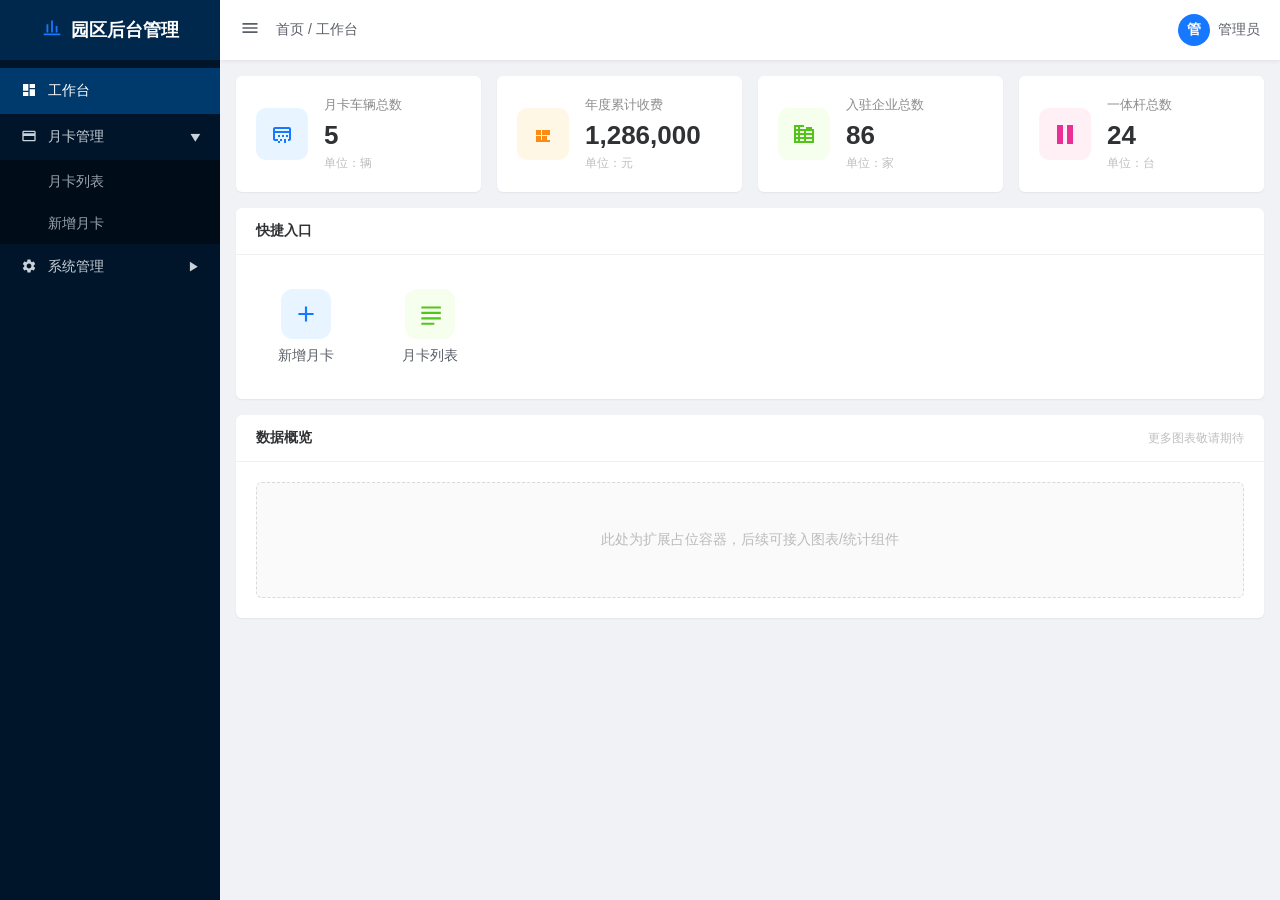
<file: index.html>
<!DOCTYPE html>
<!-- <!DOCTYPE html> HTML5 文档类型声明，告诉浏览器用标准模式解析 -->
<!-- lang="zh-CN" 声明页面语言为简体中文，利于搜索引擎与无障碍 -->
<html lang="zh-CN">
<head>
  <!-- <meta charset="UTF-8"> 字符编码声明，UTF-8 支持中文，避免乱码 -->
  <!-- viewport 移动端视口设置，width=device-width 按设备宽度，initial-scale=1 不缩放 -->
  <meta charset="UTF-8">
  <meta name="viewport" content="width=device-width, initial-scale=1.0">
  <!-- <title> 浏览器标签页标题，影响 SEO -->
  <title>工作台 - 园区后台管理系统</title>
  <!-- <link rel="stylesheet"> 引入外部 CSS；先公共再页面样式 -->
  <!-- 加载顺序：common.css 先于 index.css，保证页面样式能覆盖公共样式 -->
  <link rel="stylesheet" href="common.css">
  <link rel="stylesheet" href="index.css">
</head>
<body>
  <div class="layout">
    <!-- ============ 侧边导航栏 ============ -->
    <!-- <aside> 语义标签：语义化标签，表示侧边附属内容 -->
    <aside class="sidebar">
      <div class="logo">
        <span class="logo-icon">
          <!-- 园区 LOGO（SVG，非 emoji） -->
          <!-- <svg> 内嵌矢量图形，放大不模糊；fill 设置填充色 -->
          <svg width="22" height="22" viewBox="0 0 24 24" fill="#1677ff"><path d="M3 21h18v-2H3v2zM6 18h2V9H6v9zm5 0h2V5h-2v13zm5 0h2v-7h-2v7z"/></svg>
        </span>
        <span class="logo-text">园区后台管理</span>
      </div>
      <!-- <nav> 语义标签：表示导航区域 -->
      <nav class="menu">
        <!-- 工作台（直链） -->
        <div class="menu-item">
          <!-- onclick 内联事件：直接在 HTML 属性里绑定点击跳转 -->
          <div class="menu-title" onclick="location.href='index.html'">
            <span class="menu-icon"><svg width="16" height="16" viewBox="0 0 24 24" fill="currentColor"><path d="M3 13h8V3H3v10zm0 8h8v-6H3v6zm10 0h8V11h-8v10zm0-18v6h8V3h-8z"/></svg></span>
            <span class="menu-text">工作台</span>
          </div>
        </div>
        <!-- 月卡管理（可折叠子菜单） -->
        <div class="menu-item has-sub open">
          <div class="menu-title">
            <span class="menu-icon"><svg width="16" height="16" viewBox="0 0 24 24" fill="currentColor"><path d="M20 4H4c-1.1 0-2 .9-2 2v12c0 1.1.9 2 2 2h16c1.1 0 2-.9 2-2V6c0-1.1-.9-2-2-2zm0 14H4v-6h16v6zm0-10H4V6h16v2z"/></svg></span>
            <span class="menu-text">月卡管理</span>
            <span class="menu-arrow">▶</span>
          </div>
          <ul class="submenu">
            <li><a href="monthCard.html">月卡列表</a></li>
            <li><a href="addMonthCard.html">新增月卡</a></li>
          </ul>
        </div>
        <!-- 系统管理（扩展占位） -->
        <div class="menu-item has-sub">
          <div class="menu-title">
            <span class="menu-icon"><svg width="16" height="16" viewBox="0 0 24 24" fill="currentColor"><path d="M19.14 12.94c.04-.3.06-.61.06-.94 0-.32-.02-.64-.07-.94l2.03-1.58a.49.49 0 0 0 .12-.61l-1.92-3.32a.488.488 0 0 0-.59-.22l-2.39.96c-.5-.38-1.03-.7-1.62-.94l-.36-2.54a.484.484 0 0 0-.48-.41h-3.84c-.24 0-.43.17-.47.41l-.36 2.54c-.59.24-1.13.57-1.62.94l-2.39-.96c-.22-.08-.47 0-.59.22L2.74 8.87c-.12.21-.08.47.12.61l2.03 1.58c-.05.3-.09.63-.09.94s.02.64.07.94l-2.03 1.58a.49.49 0 0 0-.12.61l1.92 3.32c.12.22.37.29.59.22l2.39-.96c.5.38 1.03.7 1.62.94l.36 2.54c.05.24.24.41.48.41h3.84c.24 0 .44-.17.47-.41l.36-2.54c.59-.24 1.13-.56 1.62-.94l2.39.96c.22.08.47 0 .59-.22l1.92-3.32c.12-.22.07-.47-.12-.61l-2.03-1.58zM12 15.6c-1.98 0-3.6-1.62-3.6-3.6s1.62-3.6 3.6-3.6 3.6 1.62 3.6 3.6-1.62 3.6-3.6 3.6z"/></svg></span>
            <span class="menu-text">系统管理</span>
            <span class="menu-arrow">▶</span>
          </div>
          <ul class="submenu">
            <li><a href="javascript:void(0)">用户管理</a></li>
            <li><a href="javascript:void(0)">角色管理</a></li>
          </ul>
        </div>
      </nav>
    </aside>

    <!-- ============ 主区域 ============ -->
    <div class="main">
      <!-- 顶部头部 -->
      <header class="header">
        <span class="collapse-btn" title="折叠/展开">
          <svg width="20" height="20" viewBox="0 0 24 24" fill="currentColor"><path d="M3 6h18v2H3V6zm0 5h18v2H3v-2zm0 5h18v2H3v-2z"/></svg>
        </span>
        <span class="breadcrumb">首页 / 工作台</span>
        <div class="account">
          <span class="avatar">管</span>
          <span>管理员</span>
        </div>
      </header>

      <!-- 内容区 -->
      <div class="content">
        <!-- 统计卡片：4 项 -->
        <div class="stat-grid">
          <div class="stat-card">
            <!-- 内联 style：style 属性写行内样式，优先级最高；背景与图标色分开设 -->
            <div class="stat-icon" style="background:#e8f4ff;color:#1677ff;">
              <svg width="24" height="24" viewBox="0 0 24 24" fill="currentColor"><path d="M18 17h-2v2h2v-2zm0-4h-2v2h2v-2zm-4 4h-2v2h2v-2zm0-4h-2v2h2v-2zm-4 4H8v2h2v-2zm0-4H8v2h2v-2zM5 5h14c1.1 0 2 .9 2 2v10c0 1.1-.9 2-2 2h-3v2h-2v-2h-4v2H8v-2H5c-1.1 0-2-.9-2-2V7c0-1.1.9-2 2-2zm0 2v2h14V7H5zm0 4v6h14v-6H5z"/></svg>
            </div>
            <div class="stat-info">
              <div class="stat-label">月卡车辆总数</div>
              <!-- id 属性：唯一标识元素，JS 用 getElementById 取它动态填值 -->
              <div class="stat-value" id="statCardTotal">0</div>
              <div class="stat-sub">单位：辆</div>
            </div>
          </div>

          <div class="stat-card">
            <div class="stat-icon" style="background:#fff7e6;color:#fa8c16;">
              <svg width="24" height="24" viewBox="0 0 24 24" fill="currentColor"><path d="M11 8v5h5V8h-5zm-6 5h5V8H5v5zm0 6h5v-5H5v5zm6 0h5v-5h-5v5zm6 0h.01zM16 8v5h3V8h-3zM5 18v2h14v-2H5z"/></svg>
            </div>
            <div class="stat-info">
              <div class="stat-label">年度累计收费</div>
              <div class="stat-value" id="statAnnualFee">0</div>
              <div class="stat-sub">单位：元</div>
            </div>
          </div>

          <div class="stat-card">
            <div class="stat-icon" style="background:#f6ffed;color:#52c41a;">
              <svg width="24" height="24" viewBox="0 0 24 24" fill="currentColor"><path d="M12 7V3H2v18h20V7H12zM6 19H4v-2h2v2zm0-4H4v-2h2v2zm0-4H4V9h2v2zm0-4H4V5h2v2zm6 12H8v-2h4v2zm0-4H8v-2h4v2zm0-4H8V9h4v2zm0-4H8V5h4v2zm8 12h-6v-2h6v2zm0-4h-6v-2h6v2zm0-4h-6V9h6v2zm0-4h-6V5h6v2z"/></svg>
            </div>
            <div class="stat-info">
              <div class="stat-label">入驻企业总数</div>
              <div class="stat-value" id="statCompany">0</div>
              <div class="stat-sub">单位：家</div>
            </div>
          </div>

          <div class="stat-card">
            <div class="stat-icon" style="background:#fff0f6;color:#eb2f96;">
              <svg width="24" height="24" viewBox="0 0 24 24" fill="currentColor"><path d="M4 22V3h6v19H4zm10 0V3h6v19h-6z"/></svg>
            </div>
            <div class="stat-info">
              <div class="stat-label">一体杆总数</div>
              <div class="stat-value" id="statPole">0</div>
              <div class="stat-sub">单位：台</div>
            </div>
          </div>
        </div>

        <!-- 快捷入口 -->
        <div class="card">
          <div class="card-header">快捷入口</div>
          <div class="card-body quick-entry">
            <a class="entry-item" href="addMonthCard.html">
              <span class="entry-icon" style="background:#e8f4ff;color:#1677ff;">
                <svg width="26" height="26" viewBox="0 0 24 24" fill="currentColor"><path d="M19 13h-6v6h-2v-6H5v-2h6V5h2v6h6v2z"/></svg>
              </span>
              <span>新增月卡</span>
            </a>
            <a class="entry-item" href="monthCard.html">
              <span class="entry-icon" style="background:#f6ffed;color:#52c41a;">
                <svg width="26" height="26" viewBox="0 0 24 24" fill="currentColor"><path d="M4 5h18v2H4V5zm0 5h18v2H4v-2zm0 5h18v2H4v-2zm0 5h12v2H4v-2z"/></svg>
              </span>
              <span>月卡列表</span>
            </a>
          </div>
        </div>

        <!-- 扩展占位容器（预留） -->
        <div class="card">
          <div class="card-header">数据概览
            <span class="card-sub">更多图表敬请期待</span>
          </div>
          <div class="card-body placeholder">
            <div class="placeholder-box">此处为扩展占位容器，后续可接入图表/统计组件</div>
          </div>
        </div>
      </div>
    </div>
  </div>

  <!-- <script src> 引入外部 JS；放 body 末尾，DOM 已加载完毕 -->
  <!-- 加载顺序：common.js 先（提供公共函数），index.js 后（页面逻辑） -->
  <script src="common.js"></script>
  <script src="index.js"></script>
</body>
</html>
</file>
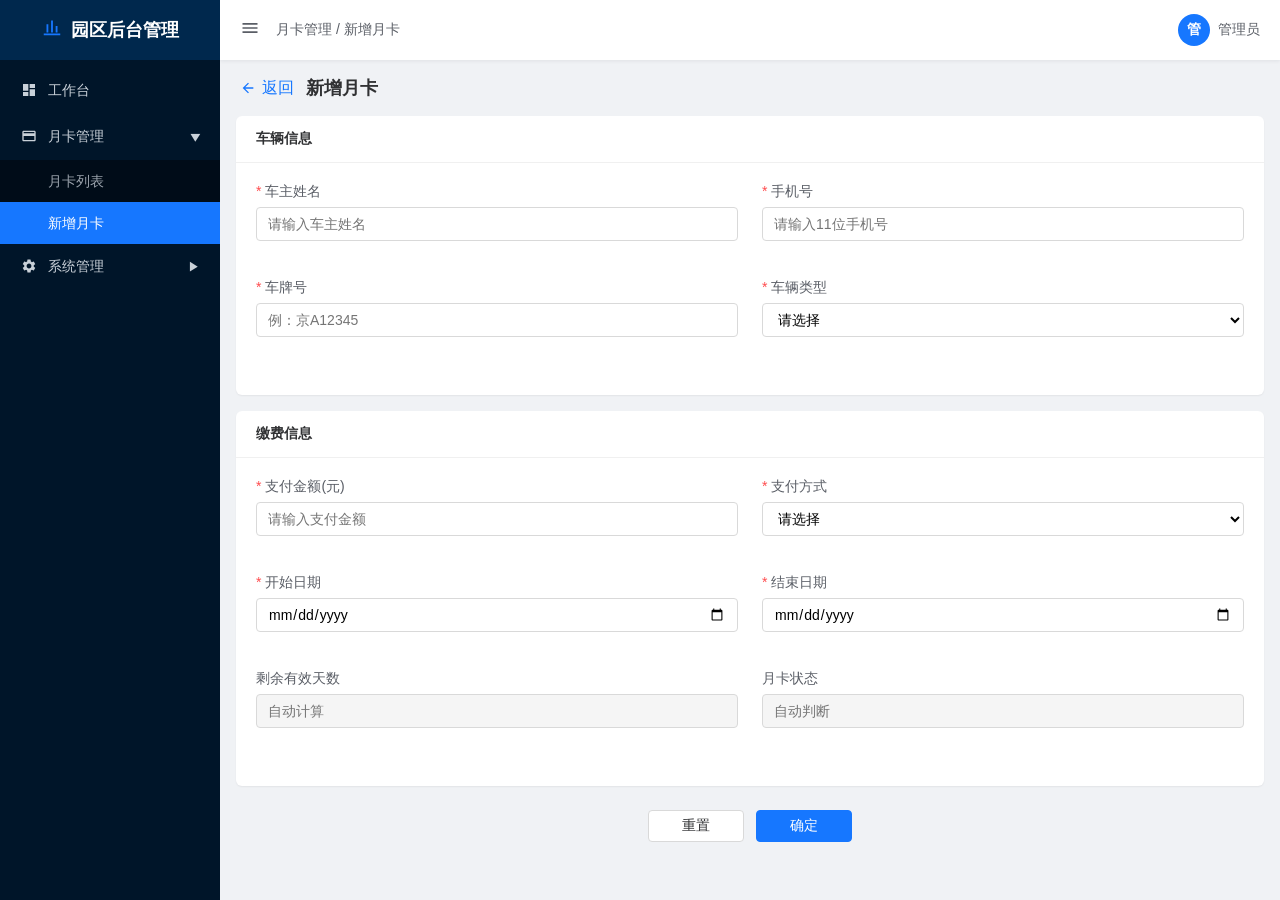
<file: addMonthCard.html>
<!DOCTYPE html>
<!-- <!DOCTYPE html> HTML5 文档类型声明，告诉浏览器用标准模式解析 -->
<!-- lang="zh-CN" 声明页面语言为简体中文，利于搜索引擎与无障碍 -->
<html lang="zh-CN">
<head>
  <!-- <meta charset="UTF-8"> 字符编码声明，UTF-8 支持中文，避免乱码 -->
  <!-- viewport 移动端视口设置，width=device-width 按设备宽度，initial-scale=1 不缩放 -->
  <meta charset="UTF-8">
  <meta name="viewport" content="width=device-width, initial-scale=1.0">
  <!-- <title> 浏览器标签页标题，影响 SEO -->
  <title>增加月卡 - 园区后台管理系统</title>
  <!-- <link rel="stylesheet"> 引入外部 CSS；先公共再页面样式 -->
  <!-- 加载顺序：common.css 先于 addMonthCard.css，保证页面样式能覆盖公共样式 -->
  <link rel="stylesheet" href="common.css">
  <link rel="stylesheet" href="addMonthCard.css">
</head>
<body>
  <!-- <div class="layout"> 布局容器，common.css 用 flex 横向排列侧边栏与主区域 -->
  <div class="layout">
    <!-- ============ 侧边导航栏（与其它页一致） ============ -->
    <!-- <aside> 语义标签：语义化标签，表示侧边附属内容 -->
    <aside class="sidebar">
      <div class="logo">
        <!-- <svg> 内嵌矢量图形，放大不模糊；fill 设置填充色 -->
        <span class="logo-icon">
          <svg width="22" height="22" viewBox="0 0 24 24" fill="#1677ff"><path d="M3 21h18v-2H3v2zM6 18h2V9H6v9zm5 0h2V5h-2v13zm5 0h2v-7h-2v7z"/></svg>
        </span>
        <span class="logo-text">园区后台管理</span>
      </div>
      <!-- <nav> 语义标签：表示导航区域 -->
      <nav class="menu">
        <!-- 工作台（直链） -->
        <div class="menu-item">
          <!-- onclick 内联事件：直接在 HTML 属性里绑定点击跳转 -->
          <div class="menu-title" onclick="location.href='index.html'">
            <span class="menu-icon"><svg width="16" height="16" viewBox="0 0 24 24" fill="currentColor"><path d="M3 13h8V3H3v10zm0 8h8v-6H3v6zm10 0h8V11h-8v10zm0-18v6h8V3h-8z"/></svg></span>
            <span class="menu-text">工作台</span>
          </div>
        </div>
        <!-- 月卡管理（可折叠子菜单） -->
        <div class="menu-item has-sub open">
          <div class="menu-title">
            <span class="menu-icon"><svg width="16" height="16" viewBox="0 0 24 24" fill="currentColor"><path d="M20 4H4c-1.1 0-2 .9-2 2v12c0 1.1.9 2 2 2h16c1.1 0 2-.9 2-2V6c0-1.1-.9-2-2-2zm0 14H4v-6h16v6zm0-10H4V6h16v2z"/></svg></span>
            <span class="menu-text">月卡管理</span>
            <span class="menu-arrow">▶</span>
          </div>
          <!-- <ul>+<li>+<a> 无序列表做子菜单；href 指向页面地址 -->
          <ul class="submenu">
            <li><a href="monthCard.html">月卡列表</a></li>
            <li><a href="addMonthCard.html">新增月卡</a></li>
          </ul>
        </div>
        <!-- 系统管理（扩展占位） -->
        <div class="menu-item has-sub">
          <div class="menu-title">
            <span class="menu-icon"><svg width="16" height="16" viewBox="0 0 24 24" fill="currentColor"><path d="M19.14 12.94c.04-.3.06-.61.06-.94 0-.32-.02-.64-.07-.94l2.03-1.58a.49.49 0 0 0 .12-.61l-1.92-3.32a.488.488 0 0 0-.59-.22l-2.39.96c-.5-.38-1.03-.7-1.62-.94l-.36-2.54a.484.484 0 0 0-.48-.41h-3.84c-.24 0-.43.17-.47.41l-.36 2.54c-.59.24-1.13.57-1.62.94l-2.39-.96c-.22-.08-.47 0-.59.22L2.74 8.87c-.12.21-.08.47.12.61l2.03 1.58c-.05.3-.09.63-.09.94s.02.64.07.94l-2.03 1.58a.49.49 0 0 0-.12.61l1.92 3.32c.12.22.37.29.59.22l2.39-.96c.5.38 1.03.7 1.62.94l.36 2.54c.05.24.24.41.48.41h3.84c.24 0 .44-.17.47-.41l.36-2.54c.59-.24 1.13-.56 1.62-.94l2.39.96c.22.08.47 0 .59-.22l1.92-3.32c.12-.22.07-.47-.12-.61l-2.03-1.58zM12 15.6c-1.98 0-3.6-1.62-3.6-3.6s1.62-3.6 3.6-3.6 3.6 1.62 3.6 3.6-1.62 3.6-3.6 3.6z"/></svg></span>
            <span class="menu-text">系统管理</span>
            <span class="menu-arrow">▶</span>
          </div>
          <ul class="submenu">
            <!-- javascript:void(0) 占位链接，不跳转，仅维持 a 标签样式 -->
            <li><a href="javascript:void(0)">用户管理</a></li>
            <li><a href="javascript:void(0)">角色管理</a></li>
          </ul>
        </div>
      </nav>
    </aside>

    <!-- ============ 主区域 ============ -->
    <div class="main">
      <!-- <header> 语义标签：页面顶部区域 -->
      <header class="header">
        <!-- title 属性：鼠标悬停显示提示文字（tooltip） -->
        <span class="collapse-btn" title="折叠/展开">
          <svg width="20" height="20" viewBox="0 0 24 24" fill="currentColor"><path d="M3 6h18v2H3V6zm0 5h18v2H3v-2zm0 5h18v2H3v-2z"/></svg>
        </span>
        <!-- <span id="pageTitle"> 面包屑标题；编辑模式 JS 改 textContent 为"编辑月卡" -->
        <span class="breadcrumb">月卡管理 / <span id="pageTitle">新增月卡</span></span>
        <div class="account">
          <span class="avatar">管</span>
          <span>管理员</span>
        </div>
      </header>

      <!-- <div class="content"> 内容区，common.css 用 overflow:auto 滚动 -->
      <div class="content">
        <!-- 返回 + 标题 -->
        <div class="page-head">
          <!-- <button class="btn-link"> 链接样式按钮；id 用于 JS 绑定 onclick -->
          <!-- style 行内样式：font-size:16px 优先级最高，覆盖外部 CSS -->
          <button class="btn btn-link" id="btnBack" style="font-size:16px;">
            <svg width="16" height="16" viewBox="0 0 24 24" fill="currentColor"><path d="M20 11H7.83l5.59-5.59L12 4l-8 8 8 8 1.41-1.41L7.83 13H20v-2z"/></svg>
            返回
          </button>
          <!-- <h2> 标题标签：层级标题，h1-h6 重要性递减 -->
          <!-- id="headTitle"：JS 用 textContent 在编辑模式改为"编辑月卡" -->
          <h2 id="headTitle" class="page-title">新增月卡</h2>
        </div>

        <!-- 车辆信息表单卡片 -->
        <div class="card">
          <div class="card-header">车辆信息</div>
          <div class="card-body">
            <!-- grid 两列布局：form-grid 在 addMonthCard.css 用 grid 设 1fr 1fr 两列 -->
            <div class="form-grid">
              <div class="form-row">
                <!-- <span class="required">*</span> 用 CSS 把 * 标红表示必填 -->
                <!-- <label class="label"> 表单字段说明，与 input 配对使用 -->
                <label class="label"><span class="required">*</span>车主姓名</label>
                <!-- <input> 文本框：type 默认 text；placeholder 占位提示 -->
                <!-- id 属性：唯一标识，JS 用 getElementById 取值 -->
                <input class="input" id="ownerName" placeholder="请输入车主姓名">
                <!-- data-* 自定义属性：data-field 标记字段名 -->
                <!-- 属性选择器：JS 用 querySelector('.error-tip[data-field="..."]') 定位 -->
                <div class="error-tip" data-field="ownerName"></div>
              </div>
              <div class="form-row">
                <label class="label"><span class="required">*</span>手机号</label>
                <input class="input" id="phone" placeholder="请输入11位手机号">
                <div class="error-tip" data-field="phone"></div>
              </div>
              <div class="form-row">
                <label class="label"><span class="required">*</span>车牌号</label>
                <!-- placeholder 输入框占位提示，给出格式示例 -->
                <input class="input" id="cardNumber" placeholder="例：京A12345">
                <div class="error-tip" data-field="cardNumber"></div>
              </div>
              <div class="form-row">
                <label class="label"><span class="required">*</span>车辆类型</label>
                <!-- <select> JS 填充：初始无 option，JS 用 innerHTML 动态生成 -->
                <select class="select" id="vehicleType"><!-- JS 填充 --></select>
                <div class="error-tip" data-field="vehicleType"></div>
              </div>
            </div>
          </div>
        </div>

        <!-- 缴费信息表单卡片 -->
        <div class="card">
          <div class="card-header">缴费信息</div>
          <div class="card-body">
            <div class="form-grid">
              <div class="form-row">
                <label class="label"><span class="required">*</span>支付金额(元)</label>
                <!-- type="number" 数字输入框，移动端弹数字键盘 -->
                <!-- min/step：min 最小值 0；step 步长 0.01 支持两位小数 -->
                <input class="input" id="payAmount" type="number" min="0" step="0.01" placeholder="请输入支付金额">
                <div class="error-tip" data-field="payAmount"></div>
              </div>
              <div class="form-row">
                <label class="label"><span class="required">*</span>支付方式</label>
                <select class="select" id="payMethod"><!-- JS 填充 --></select>
                <div class="error-tip" data-field="payMethod"></div>
              </div>
              <div class="form-row">
                <label class="label"><span class="required">*</span>开始日期</label>
                <!-- type="date" 浏览器原生日期选择器，无需 JS 实现日历 -->
                <!-- value 格式：YYYY-MM-DD，JS 用 .value 取值 -->
                <input class="input" id="startDate" type="date">
                <div class="error-tip" data-field="startDate"></div>
              </div>
              <div class="form-row">
                <label class="label"><span class="required">*</span>结束日期</label>
                <input class="input" id="endDate" type="date">
                <div class="error-tip" data-field="endDate"></div>
              </div>
              <div class="form-row">
                <label class="label">剩余有效天数</label>
                <!-- readonly 属性：只读，用户不能改，但 JS 可赋值 -->
                <!-- placeholder="自动计算" 提示用户此字段由 JS 自动计算 -->
                <input class="input" id="remainDay" readonly placeholder="自动计算">
                <div class="error-tip"></div>
              </div>
              <div class="form-row">
                <label class="label">月卡状态</label>
                <input class="input" id="status" readonly placeholder="自动判断">
                <div class="error-tip"></div>
              </div>
            </div>
          </div>
        </div>

        <!-- 操作按钮 -->
        <!-- form-actions：addMonthCard.css 用 justify-content:center 让按钮居中 -->
        <div class="form-actions">
          <button class="btn" id="btnReset">重置</button>
          <!-- btn btn-primary：class 组合公共样式 btn + 变体 btn-primary -->
          <!-- id="btnSave"：JS 通过 id 绑定 onclick 事件 -->
          <button class="btn btn-primary" id="btnSave">确定</button>
        </div>
      </div>
    </div>
  </div>

  <!-- <script src> 引入外部 JS；放 body 末尾，DOM 已加载完毕 -->
  <!-- 加载顺序：common.js 先（提供公共函数），addMonthCard.js 后（页面逻辑） -->
  <script src="common.js"></script>
  <script src="addMonthCard.js"></script>
</body>
</html>
</file>
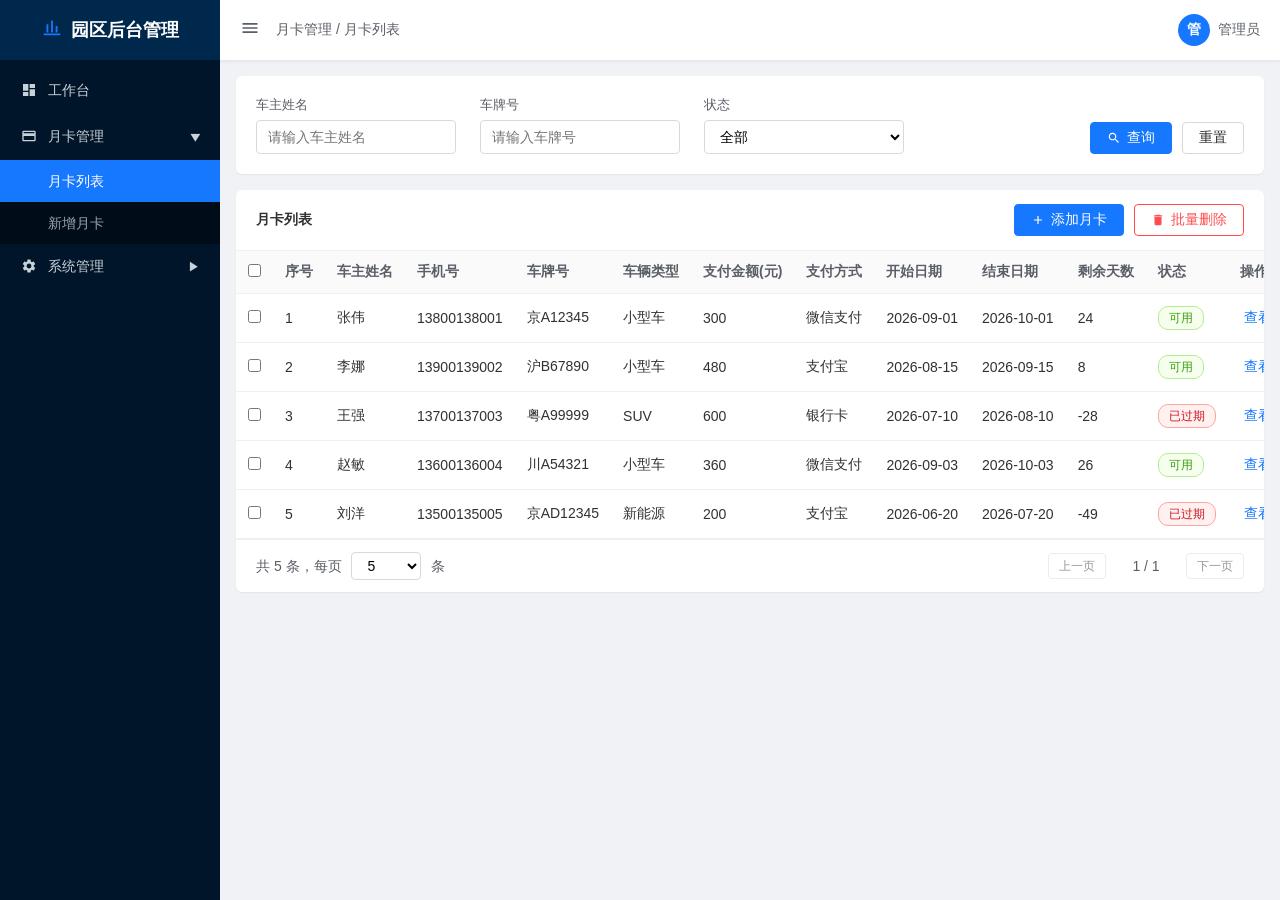
<file: monthCard.html>
<!DOCTYPE html>
<!-- <!DOCTYPE html> HTML5 文档类型声明，告诉浏览器用标准模式解析 -->
<!-- lang="zh-CN" 声明页面语言为简体中文，利于搜索引擎与无障碍 -->
<html lang="zh-CN">
<head>
  <!-- <meta charset="UTF-8"> 字符编码声明，UTF-8 支持中文，避免乱码 -->
  <!-- viewport 移动端视口设置，width=device-width 按设备宽度，initial-scale=1 不缩放 -->
  <meta charset="UTF-8">
  <meta name="viewport" content="width=device-width, initial-scale=1.0">
  <!-- <title> 浏览器标签页标题，影响 SEO -->
  <title>月卡管理列表 - 园区后台管理系统</title>
  <!-- <link rel="stylesheet"> 引入外部 CSS；先公共再页面样式 -->
  <!-- 加载顺序：common.css 先于 monthCard.css，保证页面样式能覆盖公共样式 -->
  <link rel="stylesheet" href="common.css">
  <link rel="stylesheet" href="monthCard.css">
</head>
<body>
  <!-- <div class="layout"> 布局容器，common.css 用 flex 横向排列侧边栏与主区域 -->
  <div class="layout">
    <!-- ============ 侧边导航栏（与首页一致） ============ -->
    <!-- <aside> 语义标签：语义化标签，表示侧边附属内容 -->
    <aside class="sidebar">
      <div class="logo">
        <!-- <svg> 内嵌矢量图形，放大不模糊；fill 设置填充色 -->
        <span class="logo-icon">
          <svg width="22" height="22" viewBox="0 0 24 24" fill="#1677ff"><path d="M3 21h18v-2H3v2zM6 18h2V9H6v9zm5 0h2V5h-2v13zm5 0h2v-7h-2v7z"/></svg>
        </span>
        <span class="logo-text">园区后台管理</span>
      </div>
      <!-- <nav> 语义标签：表示导航区域 -->
      <nav class="menu">
        <!-- 工作台（直链） -->
        <div class="menu-item">
          <!-- onclick 内联事件：直接在 HTML 属性里绑定点击跳转 -->
          <div class="menu-title" onclick="location.href='index.html'">
            <span class="menu-icon"><svg width="16" height="16" viewBox="0 0 24 24" fill="currentColor"><path d="M3 13h8V3H3v10zm0 8h8v-6H3v6zm10 0h8V11h-8v10zm0-18v6h8V3h-8z"/></svg></span>
            <span class="menu-text">工作台</span>
          </div>
        </div>
        <!-- 月卡管理（可折叠子菜单） -->
        <div class="menu-item has-sub open">
          <div class="menu-title">
            <span class="menu-icon"><svg width="16" height="16" viewBox="0 0 24 24" fill="currentColor"><path d="M20 4H4c-1.1 0-2 .9-2 2v12c0 1.1.9 2 2 2h16c1.1 0 2-.9 2-2V6c0-1.1-.9-2-2-2zm0 14H4v-6h16v6zm0-10H4V6h16v2z"/></svg></span>
            <span class="menu-text">月卡管理</span>
            <span class="menu-arrow">▶</span>
          </div>
          <!-- <ul>+<li>+<a> 无序列表做子菜单；href 指向页面地址 -->
          <ul class="submenu">
            <li><a href="monthCard.html">月卡列表</a></li>
            <li><a href="addMonthCard.html">新增月卡</a></li>
          </ul>
        </div>
        <!-- 系统管理（扩展占位） -->
        <div class="menu-item has-sub">
          <div class="menu-title">
            <span class="menu-icon"><svg width="16" height="16" viewBox="0 0 24 24" fill="currentColor"><path d="M19.14 12.94c.04-.3.06-.61.06-.94 0-.32-.02-.64-.07-.94l2.03-1.58a.49.49 0 0 0 .12-.61l-1.92-3.32a.488.488 0 0 0-.59-.22l-2.39.96c-.5-.38-1.03-.7-1.62-.94l-.36-2.54a.484.484 0 0 0-.48-.41h-3.84c-.24 0-.43.17-.47.41l-.36 2.54c-.59.24-1.13.57-1.62.94l-2.39-.96c-.22-.08-.47 0-.59.22L2.74 8.87c-.12.21-.08.47.12.61l2.03 1.58c-.05.3-.09.63-.09.94s.02.64.07.94l-2.03 1.58a.49.49 0 0 0-.12.61l1.92 3.32c.12.22.37.29.59.22l2.39-.96c.5.38 1.03.7 1.62.94l.36 2.54c.05.24.24.41.48.41h3.84c.24 0 .44-.17.47-.41l.36-2.54c.59-.24 1.13-.56 1.62-.94l2.39.96c.22.08.47 0 .59-.22l1.92-3.32c.12-.22.07-.47-.12-.61l-2.03-1.58zM12 15.6c-1.98 0-3.6-1.62-3.6-3.6s1.62-3.6 3.6-3.6 3.6 1.62 3.6 3.6-1.62 3.6-3.6 3.6z"/></svg></span>
            <span class="menu-text">系统管理</span>
            <span class="menu-arrow">▶</span>
          </div>
          <ul class="submenu">
            <!-- javascript:void(0) 占位链接，不跳转，仅维持 a 标签样式 -->
            <li><a href="javascript:void(0)">用户管理</a></li>
            <li><a href="javascript:void(0)">角色管理</a></li>
          </ul>
        </div>
      </nav>
    </aside>

    <!-- ============ 主区域 ============ -->
    <div class="main">
      <!-- <header> 语义标签：页面顶部区域 -->
      <header class="header">
        <!-- title 属性：鼠标悬停显示提示文字（tooltip） -->
        <span class="collapse-btn" title="折叠/展开">
          <svg width="20" height="20" viewBox="0 0 24 24" fill="currentColor"><path d="M3 6h18v2H3V6zm0 5h18v2H3v-2zm0 5h18v2H3v-2z"/></svg>
        </span>
        <span class="breadcrumb">月卡管理 / 月卡列表</span>
        <div class="account">
          <span class="avatar">管</span>
          <span>管理员</span>
        </div>
      </header>

      <!-- <div class="content"> 内容区，common.css 用 overflow:auto 滚动 -->
      <div class="content">
        <!-- 查询筛选区域 -->
        <div class="card">
          <div class="card-body filter-bar">
            <div class="filter-item">
              <!-- <label> 表单字段说明文字 -->
              <!-- <input> 文本框：type 默认 text；placeholder 占位提示 -->
              <!-- id 属性：唯一标识，JS 用 getElementById 取值 -->
              <label>车主姓名</label>
              <input class="input" id="filterOwner" placeholder="请输入车主姓名">
            </div>
            <div class="filter-item">
              <label>车牌号</label>
              <input class="input" id="filterPlate" placeholder="请输入车牌号">
            </div>
            <div class="filter-item">
              <!-- <select>+<option> 下拉框；value 是提交值，文本是显示值 -->
              <!-- <option value=""> 空 value 表示"全部"，JS 判断空串跳过该条件 -->
              <label>状态</label>
              <select class="select" id="filterStatus">
                <option value="">全部</option>
                <option value="0">可用</option>
                <option value="1">已过期</option>
              </select>
            </div>
            <div class="filter-actions">
              <!-- <button> 按钮；class 组合公共样式 btn + 变体 btn-primary -->
              <!-- id：JS 通过 id 绑定 onclick 事件 -->
              <button class="btn btn-primary" id="btnSearch">
                <svg width="14" height="14" viewBox="0 0 24 24" fill="currentColor"><path d="M15.5 14h-.79l-.28-.27a6.5 6.5 0 1 0-.7.7l.27.28v.79l5 4.99L20.49 19l-4.99-5zm-6 0A4.5 4.5 0 1 1 14 9.5 4.5 4.5 0 0 1 9.5 14z"/></svg>
                查询
              </button>
              <button class="btn" id="btnReset">重置</button>
            </div>
          </div>
        </div>

        <!-- 操作按钮 + 表格 -->
        <div class="card">
          <div class="card-header card-toolbar">
            <span>月卡列表</span>
            <div class="toolbar-btns">
              <button class="btn btn-primary" id="btnAdd">
                <svg width="14" height="14" viewBox="0 0 24 24" fill="currentColor"><path d="M19 13h-6v6h-2v-6H5v-2h6V5h2v6h6v2z"/></svg>
                添加月卡
              </button>
              <button class="btn btn-danger" id="btnBatchDel">
                <svg width="14" height="14" viewBox="0 0 24 24" fill="currentColor"><path d="M6 19c0 1.1.9 2 2 2h8c1.1 0 2-.9 2-2V7H6v12zM19 4h-3.5l-1-1h-5l-1 1H5v2h14V4z"/></svg>
                批量删除
              </button>
            </div>
          </div>
          <!-- table-wrap 表格滚动容器，窄屏时 overflow-x:auto 横向滚动 -->
          <div class="table-wrap">
            <!-- <table> 表格语义：thead 表头、tbody 表体、tr 行、th/td 单元格 -->
            <!-- border-collapse:collapse 在 common.css 中设置，合并相邻边框避免双线 -->
            <table class="table">
              <thead>
                <tr>
                  <!-- <input type="checkbox"> 复选框；id="checkAll" 表头全选 -->
                  <!-- style 行内样式：width:44px 固定列宽，优先级高于外部 CSS -->
                  <th class="col-center" style="width:44px;"><input type="checkbox" id="checkAll"></th>
                  <th style="width:60px;">序号</th>
                  <th>车主姓名</th>
                  <th>手机号</th>
                  <th>车牌号</th>
                  <th>车辆类型</th>
                  <th>支付金额(元)</th>
                  <th>支付方式</th>
                  <th>开始日期</th>
                  <th>结束日期</th>
                  <th>剩余天数</th>
                  <th>状态</th>
                  <th style="width:200px;">操作</th>
                </tr>
              </thead>
              <!-- <tbody id="cardTbody"> 表体；JS 用 innerHTML 动态生成 <tr> -->
              <tbody id="cardTbody"><!-- JS 动态生成 --></tbody>
            </table>
          </div>

          <!-- 分页组件 -->
          <div class="pagination">
            <div class="page-info">
              <!-- <span id> 行内元素 + id，JS 用 textContent 动态填值 -->
              共 <span id="totalCount">0</span> 条，每页
              <select class="select page-size" id="pageSize">
                <option value="5">5</option>
                <option value="10">10</option>
                <option value="20">20</option>
              </select>
              条
            </div>
            <div class="page-btns">
              <!-- disabled 属性：JS 设 btn.disabled=true 禁用按钮（第1页禁用上一页） -->
              <button class="btn btn-sm" id="btnPrev">上一页</button>
              <span class="page-num" id="pageNum">1 / 1</span>
              <button class="btn btn-sm" id="btnNext">下一页</button>
            </div>
          </div>
        </div>
      </div>
    </div>
  </div>

  <!-- ============ 复用弹窗：查看 / 编辑 / 续费 ============ -->
  <!-- modal-mask 遮罩层：position:fixed + inset:0 全屏半透明遮罩 -->
  <!-- display:none/flex 切换：JS 加 .show 类改为 flex 显示弹窗 -->
  <div class="modal-mask" id="cardModal">
    <div class="modal">
      <div class="modal-header">
        <!-- id="modalTitle"：JS 用 textContent 切换标题（查看/编辑/续费） -->
        <span id="modalTitle">查看月卡</span>
        <!-- HTML 实体 &times; 显示 × 关闭符号，比直接写 × 更规范 -->
        <span class="close-btn" id="modalClose">&times;</span>
      </div>
      <div class="modal-body">
        <!-- grid 两列布局：modal-grid 在 monthCard.css 用 grid 设 1fr 1fr 两列 -->
        <div class="modal-grid">
          <div class="form-row">
            <!-- <span class="required">*</span> 用 CSS 把 * 标红表示必填 -->
            <!-- <label class="label"> 表单字段说明，与 input 配对使用 -->
            <label class="label"><span class="required">*</span>车主姓名</label>
            <input class="input" id="mOwner">
            <!-- data-* 自定义属性：data-field 标记字段名 -->
            <!-- 属性选择器：JS 用 querySelector('.error-tip[data-field="..."]') 定位 -->
            <div class="error-tip" data-field="ownerName"></div>
          </div>
          <div class="form-row">
            <label class="label"><span class="required">*</span>手机号</label>
            <input class="input" id="mPhone">
            <div class="error-tip" data-field="phone"></div>
          </div>
          <div class="form-row">
            <label class="label"><span class="required">*</span>车牌号</label>
            <input class="input" id="mCard">
            <div class="error-tip" data-field="cardNumber"></div>
          </div>
          <div class="form-row">
            <label class="label"><span class="required">*</span>车辆类型</label>
            <!-- <select> JS 填充：初始无 option，JS 用 innerHTML 动态生成 -->
            <select class="select" id="mType"><!-- JS 填充 --></select>
            <div class="error-tip" data-field="vehicleType"></div>
          </div>
          <div class="form-row">
            <label class="label"><span class="required">*</span>支付金额(元)</label>
            <!-- type="number" 数字输入框，移动端弹数字键盘 -->
            <!-- min/step：min 最小值 0；step 步长 0.01 支持两位小数 -->
            <input class="input" id="mAmount" type="number" min="0" step="0.01">
            <div class="error-tip" data-field="payAmount"></div>
          </div>
          <div class="form-row">
            <label class="label"><span class="required">*</span>支付方式</label>
            <select class="select" id="mMethod"><!-- JS 填充 --></select>
            <div class="error-tip" data-field="payMethod"></div>
          </div>
          <div class="form-row">
            <label class="label"><span class="required">*</span>开始日期</label>
            <!-- type="date" 浏览器原生日期选择器，无需 JS 实现日历 -->
            <!-- value 格式：YYYY-MM-DD，JS 用 .value 取值 -->
            <input class="input" id="mStart" type="date">
            <div class="error-tip" data-field="startDate"></div>
          </div>
          <div class="form-row">
            <label class="label"><span class="required">*</span>结束日期</label>
            <input class="input" id="mEnd" type="date">
            <div class="error-tip" data-field="endDate"></div>
          </div>
          <div class="form-row">
            <label class="label">剩余有效天数</label>
            <!-- readonly 属性：只读，用户不能改，但 JS 可赋值 -->
            <!-- readonly vs disabled：readonly 值会随表单提交；disabled 不会 -->
            <input class="input" id="mRemain" readonly>
            <div class="error-tip"></div>
          </div>
          <div class="form-row">
            <label class="label">月卡状态</label>
            <input class="input" id="mStatus" readonly>
            <div class="error-tip"></div>
          </div>
        </div>
      </div>
      <div class="modal-footer">
        <button class="btn" id="modalCancel">关闭</button>
        <!-- style="display:none" 行内隐藏元素，JS 改 display 显示 -->
        <!-- 弹窗复用：查看模式隐藏保存按钮；编辑/续费模式显示 -->
        <button class="btn btn-primary" id="modalSave" style="display:none;">保存</button>
      </div>
    </div>
  </div>

  <!-- <script src> 引入外部 JS；放 body 末尾，DOM 已加载完毕 -->
  <!-- 加载顺序：common.js 先（提供公共函数），monthCard.js 后（页面逻辑） -->
  <script src="common.js"></script>
  <script src="monthCard.js"></script>
</body>
</html>
</file>
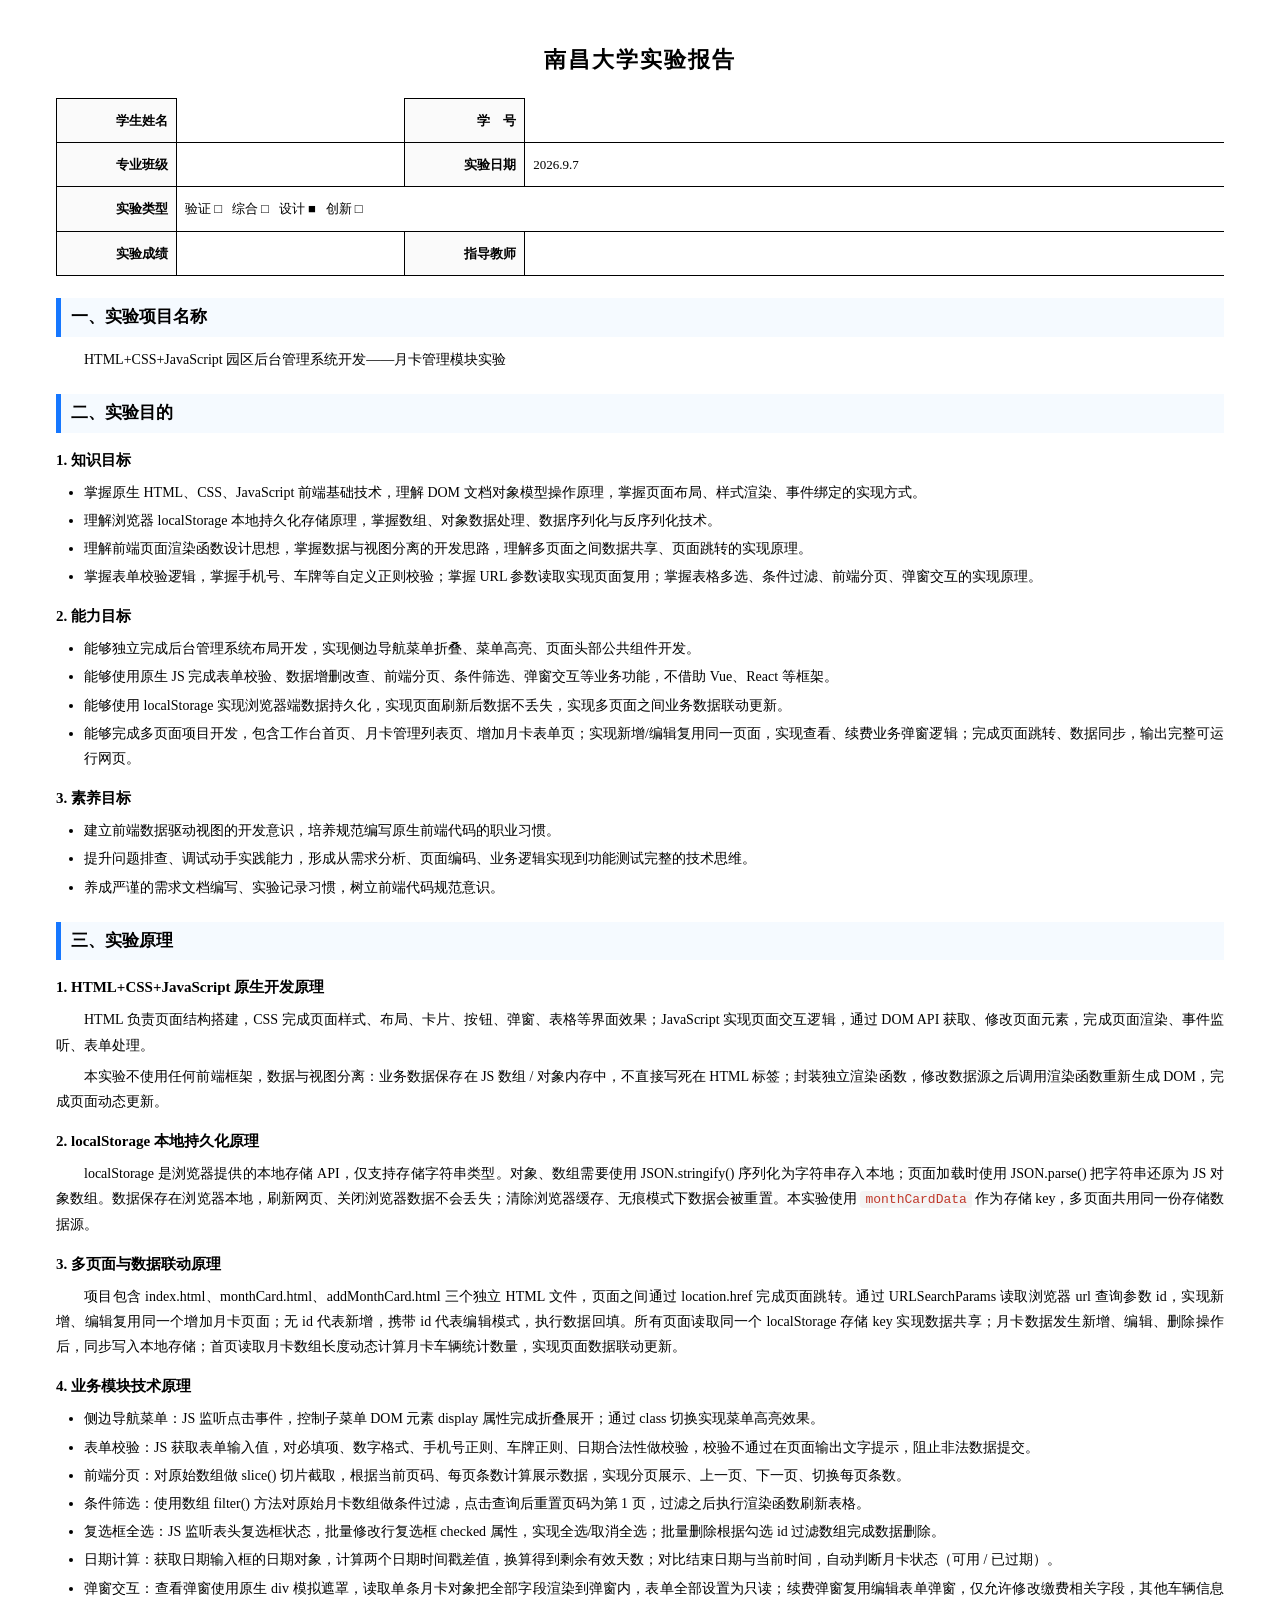
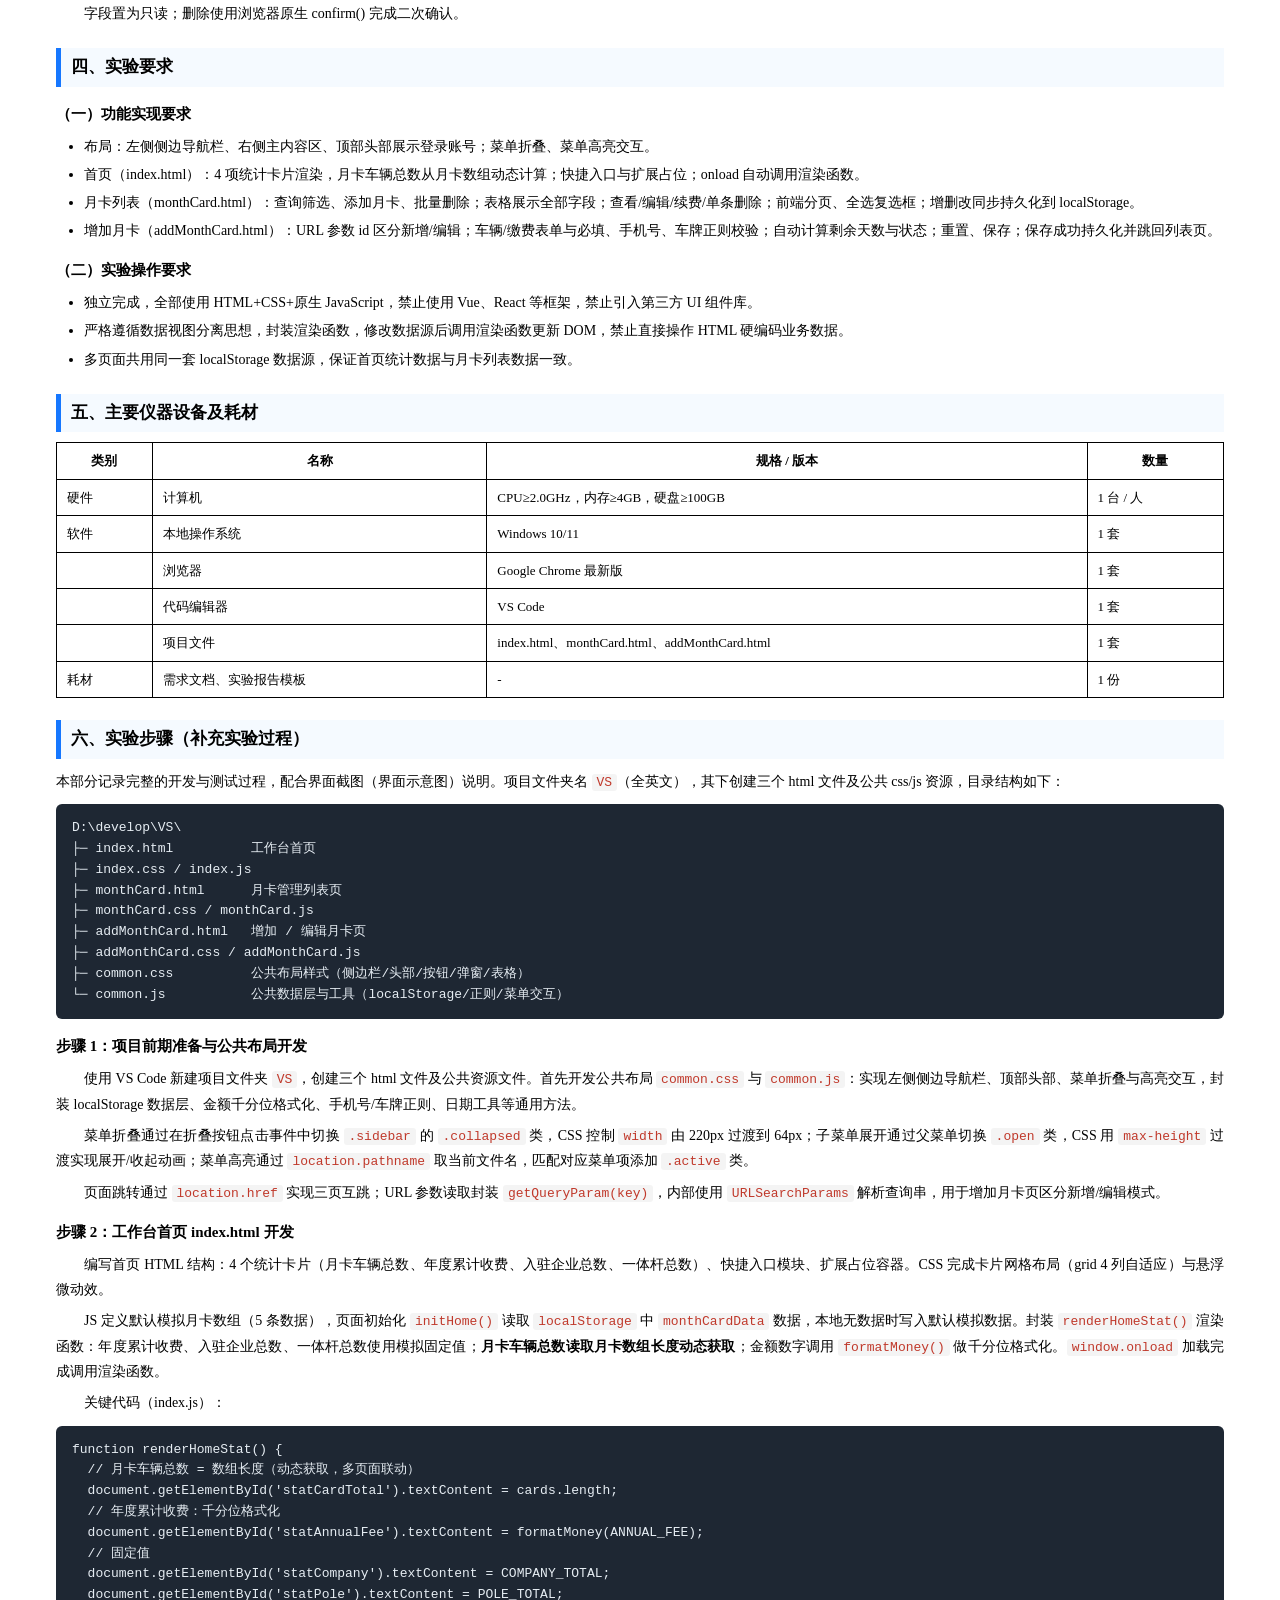
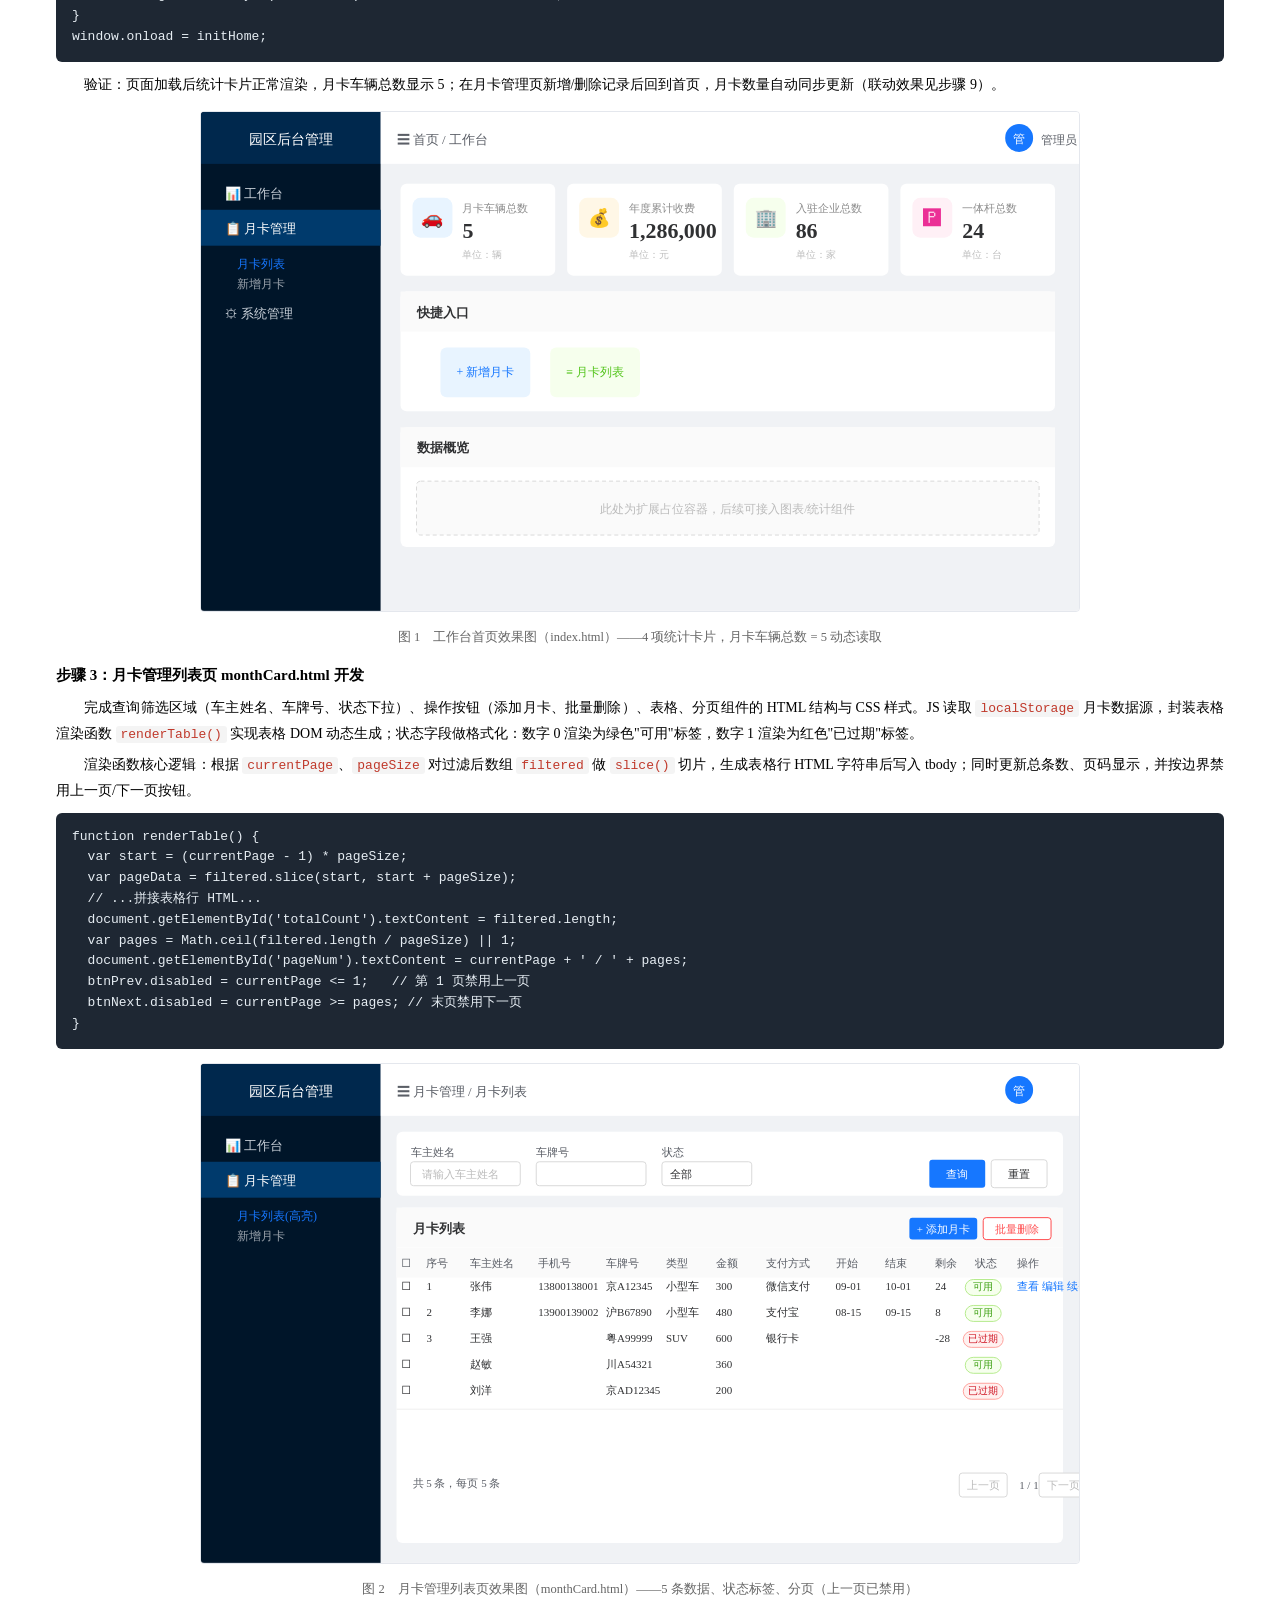
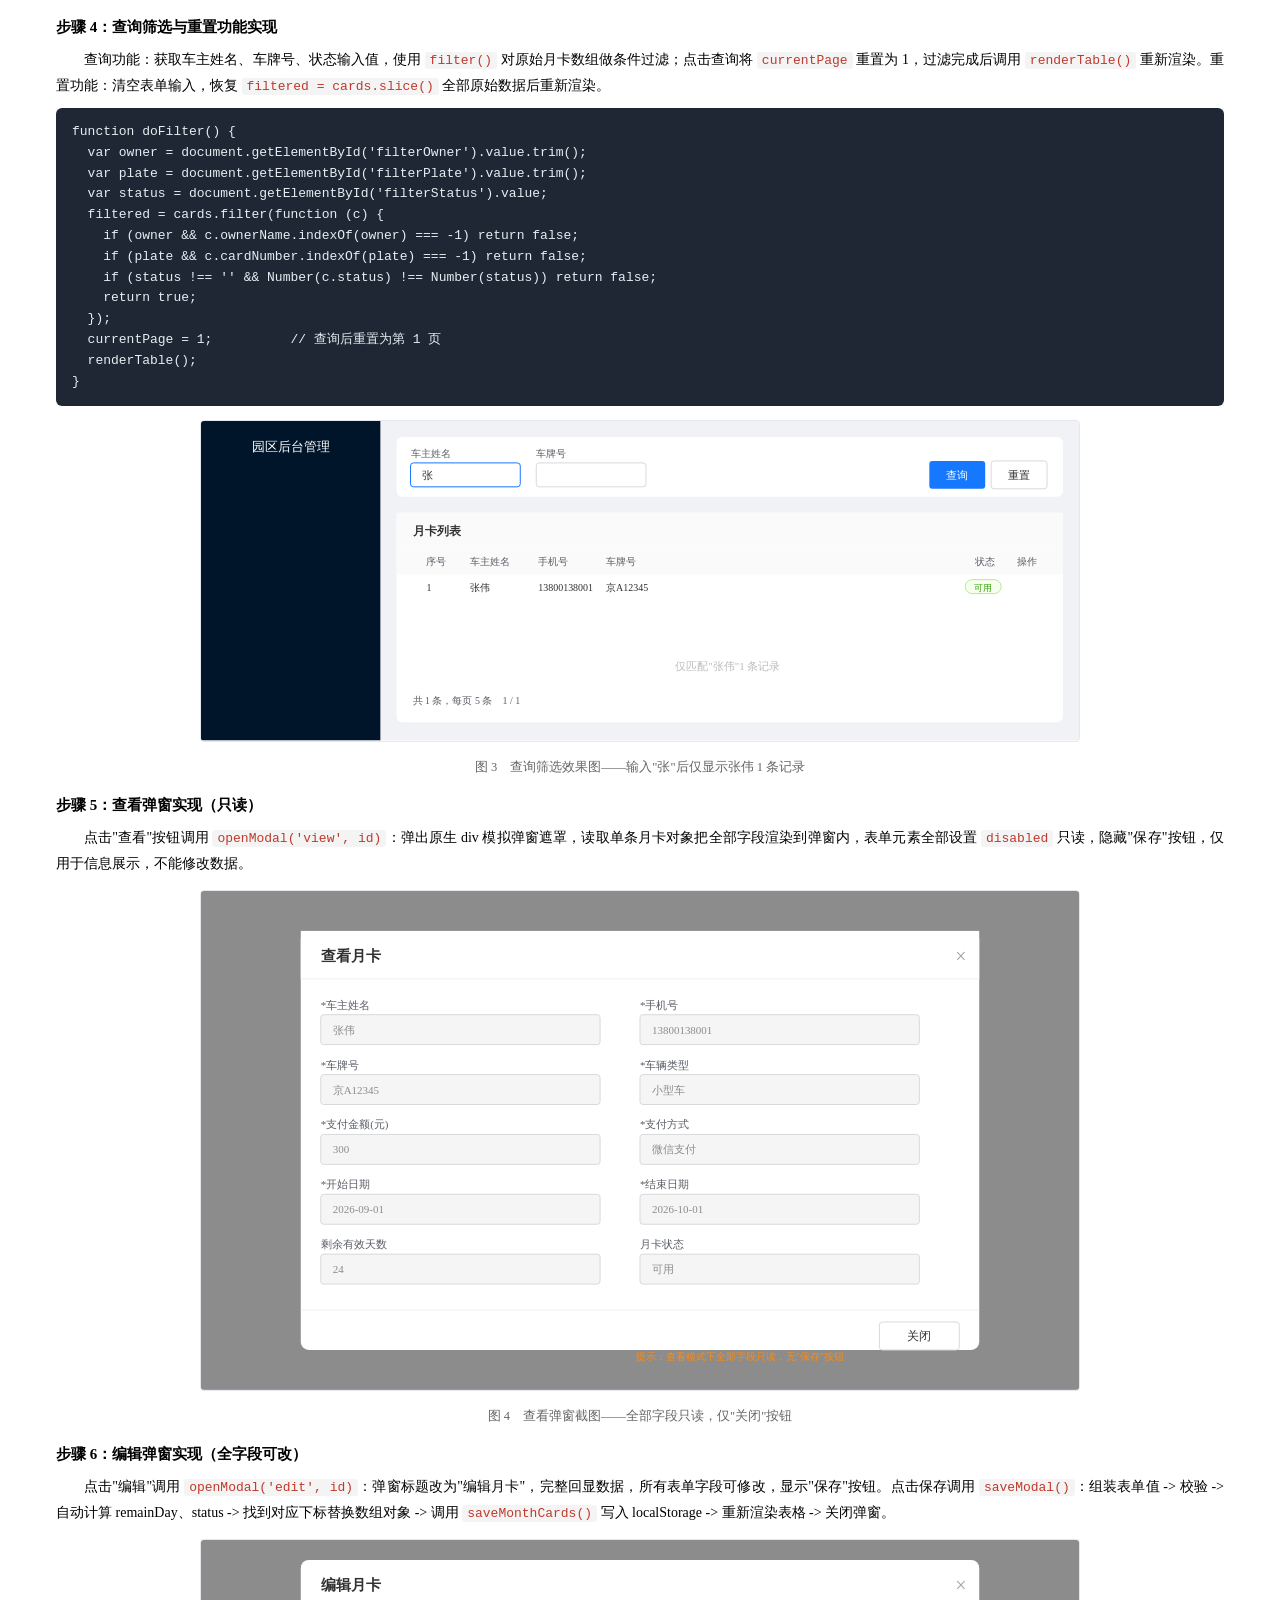
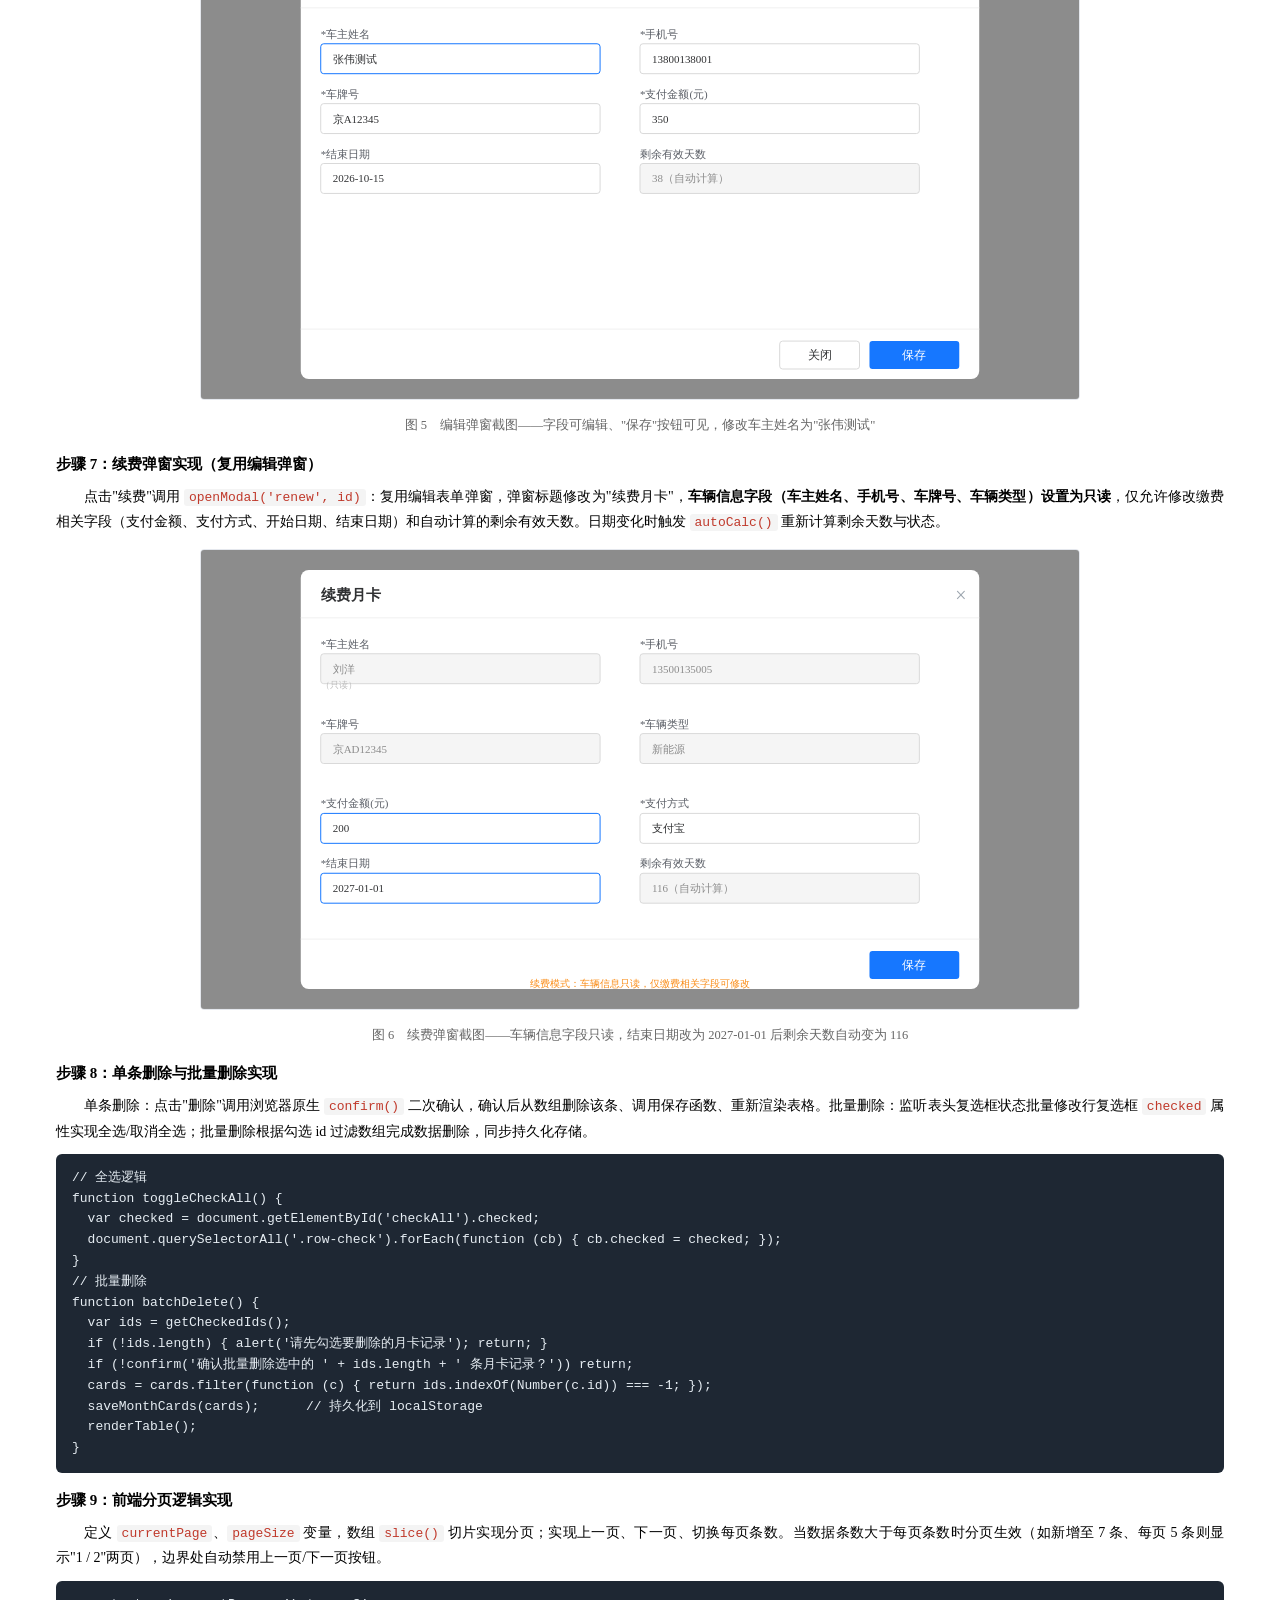
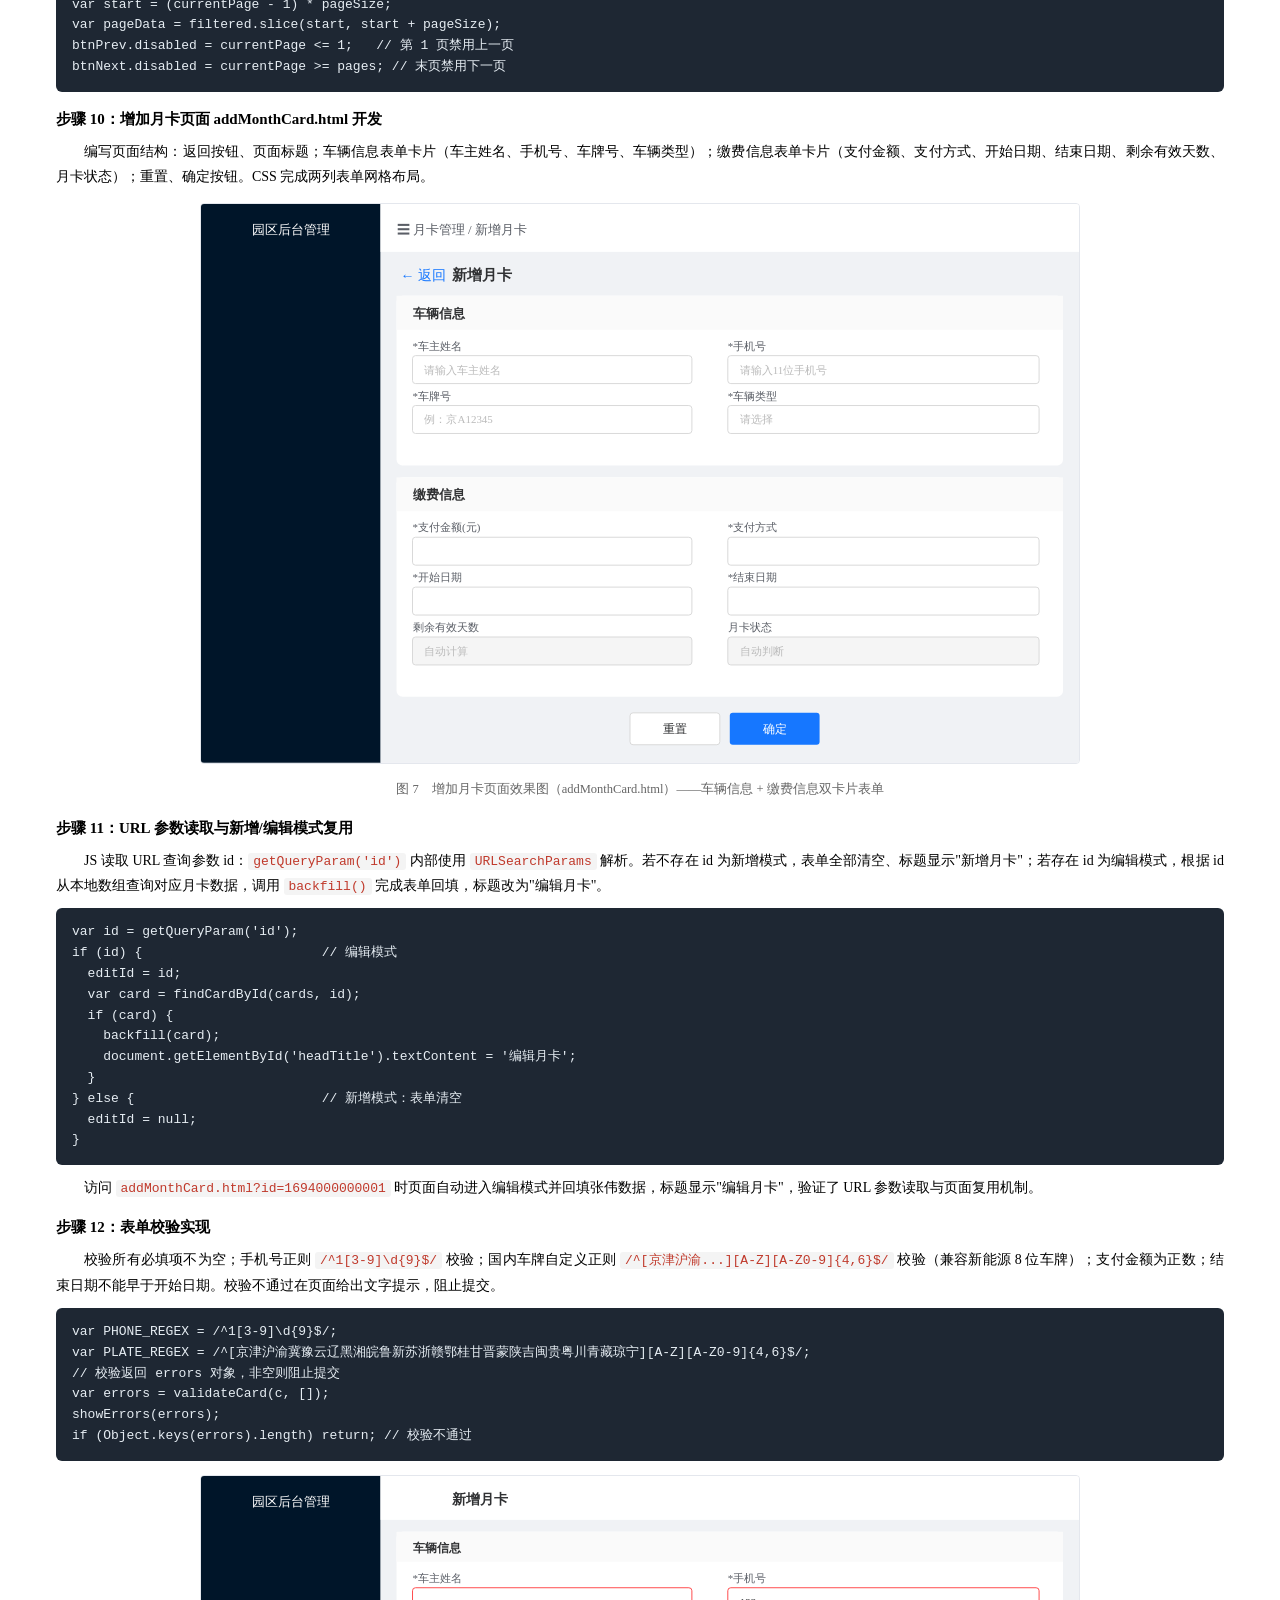
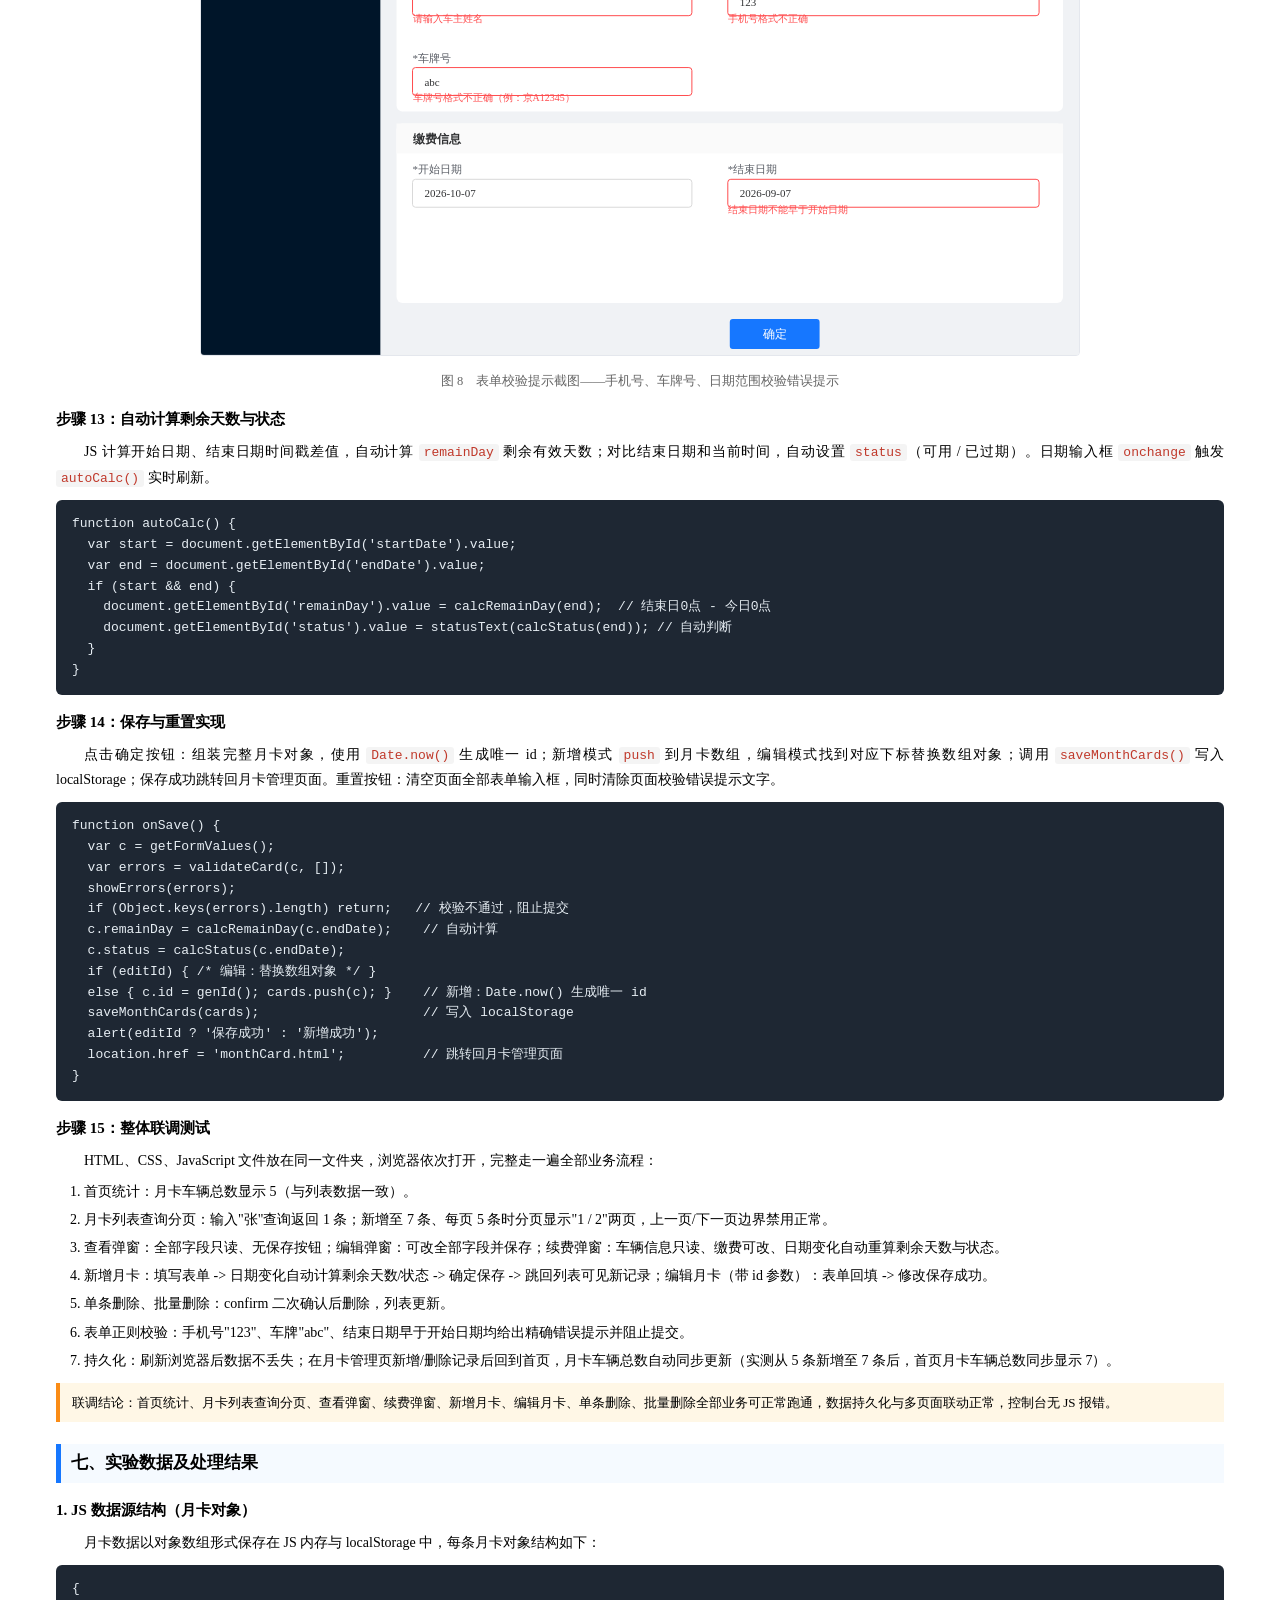
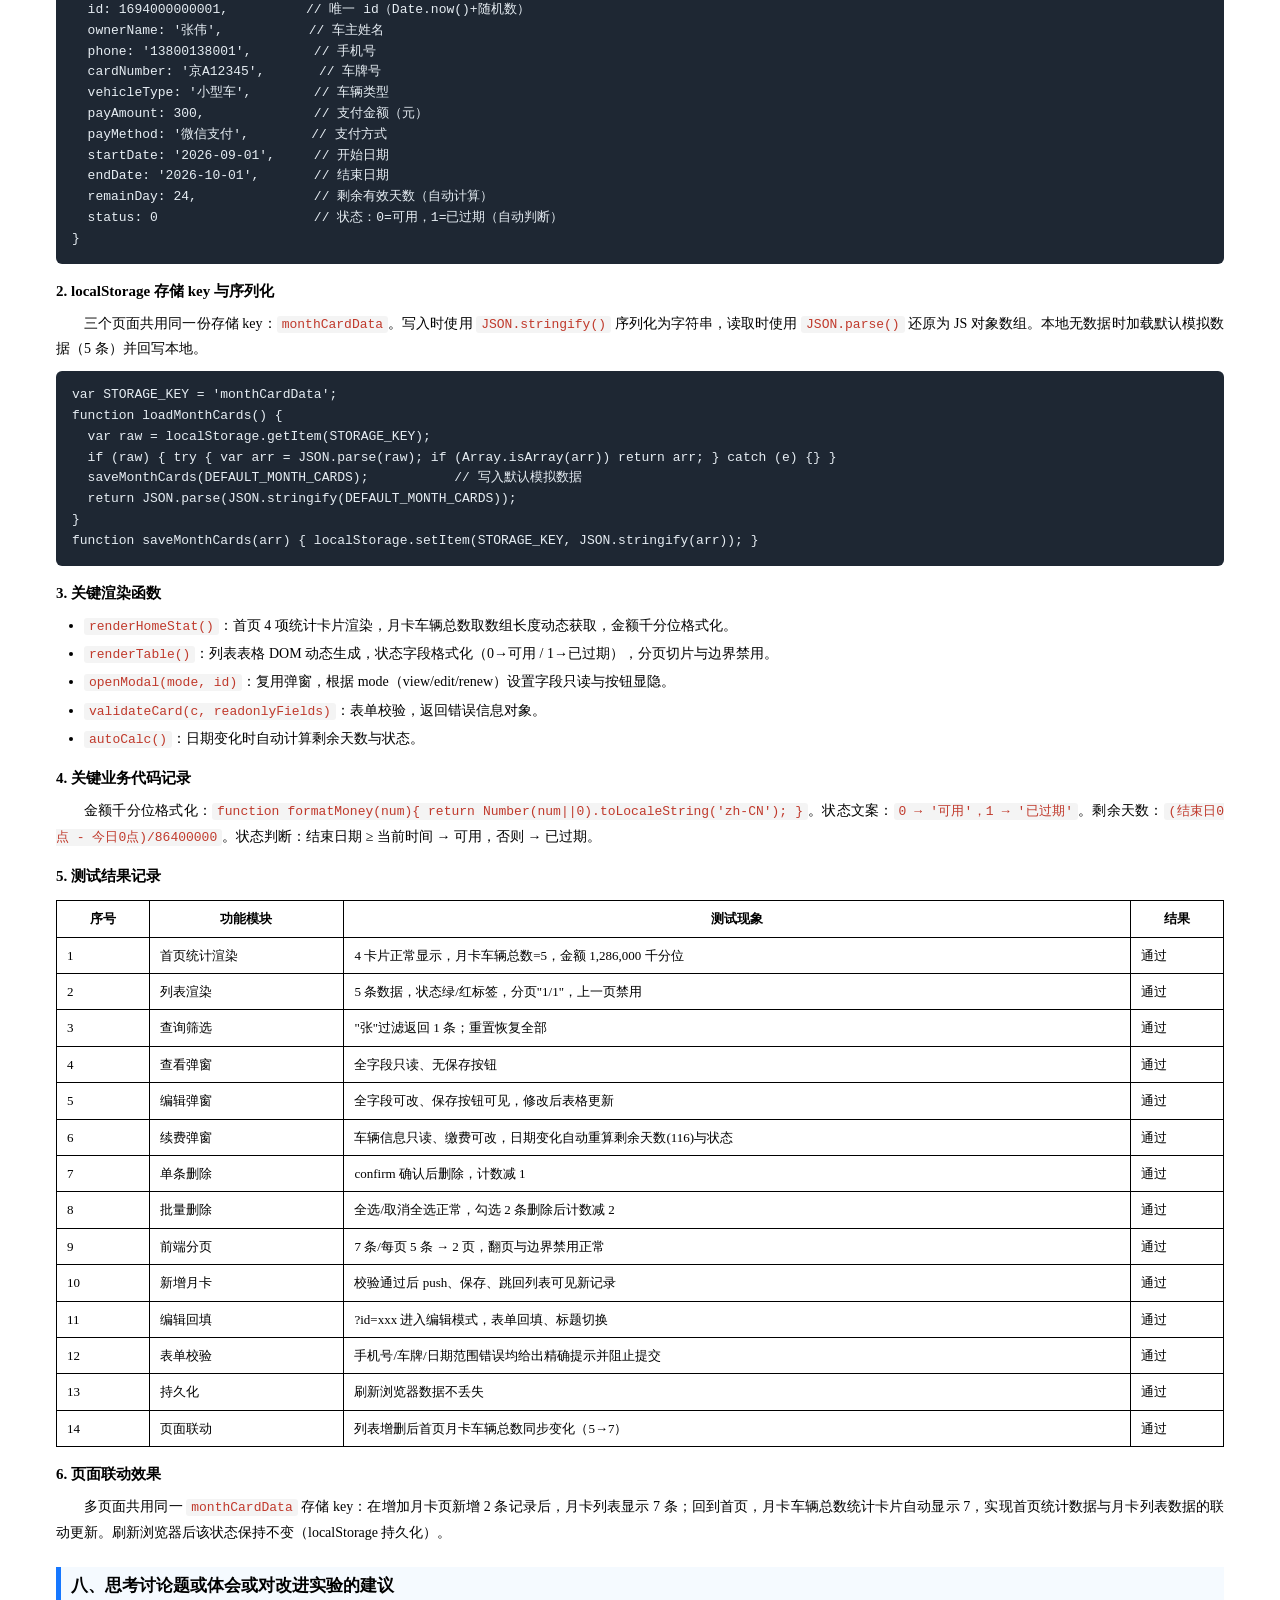
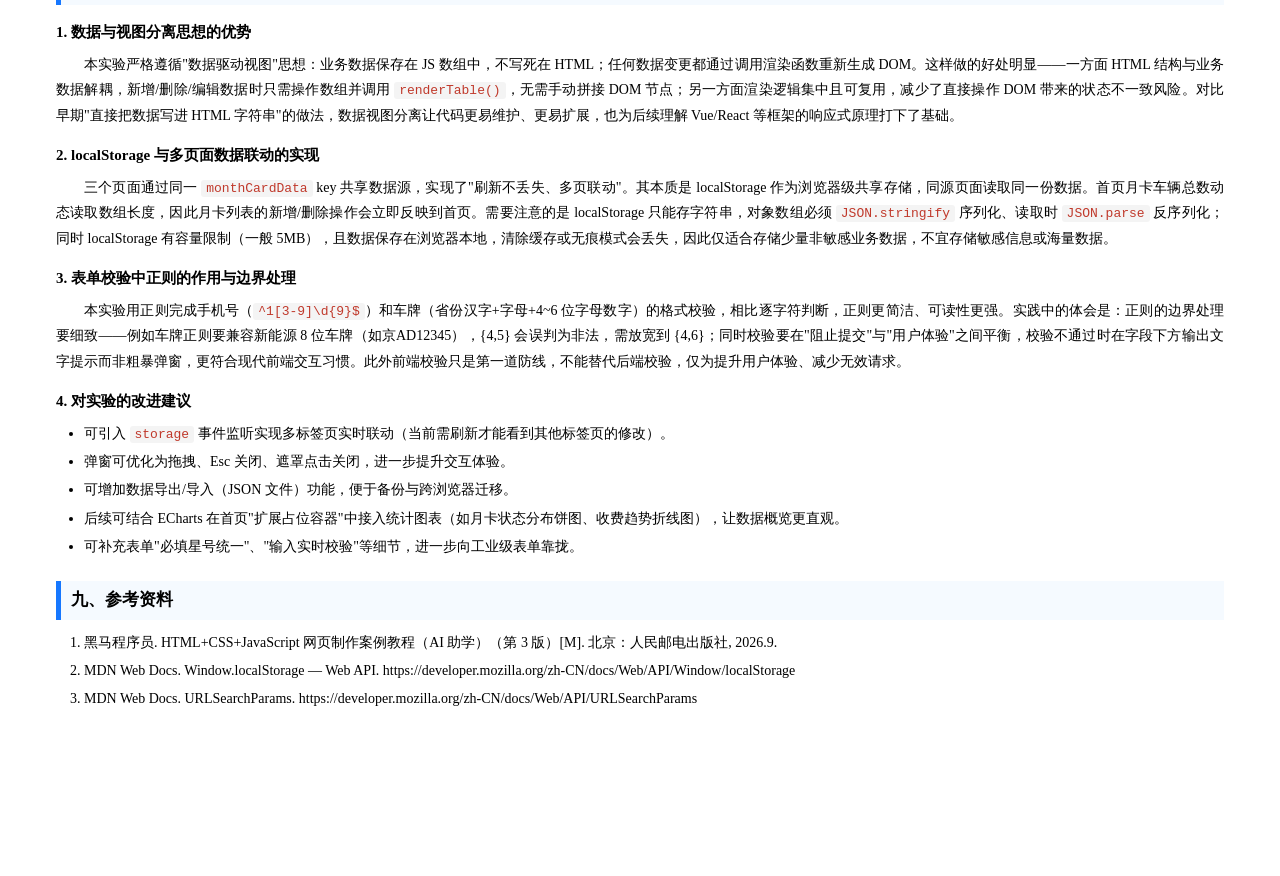
<file: report.html>
<!DOCTYPE html>
<html lang="zh-CN">
<head>
<meta charset="UTF-8">
<meta name="viewport" content="width=device-width, initial-scale=1.0">
<title>实验一报告 - 园区后台管理系统月卡管理模块</title>
<style>
  /* ===== 报告排版样式 ===== */
  * { margin:0; padding:0; box-sizing:border-box; }
  body { font-family:"SimSun","宋体","Microsoft YaHei",serif; font-size:14px; color:#000; line-height:1.8; background:#fff; padding:40px 56px; }
  h1 { font-size:22px; text-align:center; font-family:"SimHei","黑体"; margin-bottom:18px; letter-spacing:2px; }
  h2 { font-size:17px; font-family:"SimHei","黑体"; margin:22px 0 10px; border-left:5px solid #1677ff; padding-left:10px; background:#f5faff; padding-top:4px; padding-bottom:4px; }
  h3 { font-size:15px; font-family:"SimHei","黑体"; margin:14px 0 6px; }
  p { text-indent:2em; margin:6px 0; text-align:justify; }
  ul, ol { margin:6px 0 6px 2em; }
  li { margin:3px 0; text-align:justify; }
  table { border-collapse:collapse; width:100%; margin:10px 0; }
  table td, table th { border:1px solid #000; padding:6px 10px; font-size:13px; vertical-align:middle; }
  table.info td { border:none; border-bottom:1px solid #000; padding:10px 8px; }
  table.info td.label { width:120px; text-align:right; background:#fafafa; font-weight:bold; border:1px solid #000; }
  .center { text-align:center; }
  .no-indent { text-indent:0; }
  code { font-family:"Consolas","Courier New",monospace; background:#f4f4f4; padding:1px 5px; border-radius:3px; font-size:13px; color:#c0392b; }
  pre { background:#1e2733; color:#e6edf3; font-family:"Consolas",monospace; font-size:12.5px; line-height:1.6; padding:14px 16px; border-radius:6px; overflow-x:auto; margin:10px 0; text-indent:0; }
  pre code { background:none; color:inherit; padding:0; }
  .shot { margin:14px 0; text-align:center; text-indent:0; }
  .shot .cap { font-size:12.5px; color:#666; margin-top:6px; }
  .shot svg { width:100%; max-width:880px; height:auto; border:1px solid #e4e7ed; border-radius:4px; background:#fff; }
  .note { background:#fff7e6; border-left:4px solid #fa8c16; padding:8px 12px; margin:10px 0; font-size:13px; text-indent:0; }
  .pagebreak { page-break-after:always; }
  @media print { body { padding:18px 24px; } pre { white-space:pre-wrap; word-wrap:break-word; } .shot svg { max-width:100%; } }
</style>
</head>
<body>

<!-- ============ 报头 ============ -->
<h1>南昌大学实验报告</h1>
<table class="info">
  <tr>
    <td class="label">学生姓名</td><td>&nbsp;</td>
    <td class="label">学&nbsp;&nbsp;&nbsp;&nbsp;号</td><td>&nbsp;</td>
  </tr>
  <tr>
    <td class="label">专业班级</td><td>&nbsp;</td>
    <td class="label">实验日期</td><td>2026.9.7</td>
  </tr>
  <tr>
    <td class="label">实验类型</td><td colspan="3">验证 □&nbsp;&nbsp; 综合 □&nbsp;&nbsp; 设计 ■&nbsp;&nbsp; 创新 □</td>
  </tr>
  <tr>
    <td class="label">实验成绩</td><td>&nbsp;</td>
    <td class="label">指导教师</td><td>&nbsp;</td>
  </tr>
</table>

<!-- ============ 一、实验项目名称 ============ -->
<h2>一、实验项目名称</h2>
<p>HTML+CSS+JavaScript 园区后台管理系统开发——月卡管理模块实验</p>

<!-- ============ 二、实验目的 ============ -->
<h2>二、实验目的</h2>
<h3>1. 知识目标</h3>
<ul>
  <li>掌握原生 HTML、CSS、JavaScript 前端基础技术，理解 DOM 文档对象模型操作原理，掌握页面布局、样式渲染、事件绑定的实现方式。</li>
  <li>理解浏览器 localStorage 本地持久化存储原理，掌握数组、对象数据处理、数据序列化与反序列化技术。</li>
  <li>理解前端页面渲染函数设计思想，掌握数据与视图分离的开发思路，理解多页面之间数据共享、页面跳转的实现原理。</li>
  <li>掌握表单校验逻辑，掌握手机号、车牌等自定义正则校验；掌握 URL 参数读取实现页面复用；掌握表格多选、条件过滤、前端分页、弹窗交互的实现原理。</li>
</ul>
<h3>2. 能力目标</h3>
<ul>
  <li>能够独立完成后台管理系统布局开发，实现侧边导航菜单折叠、菜单高亮、页面头部公共组件开发。</li>
  <li>能够使用原生 JS 完成表单校验、数据增删改查、前端分页、条件筛选、弹窗交互等业务功能，不借助 Vue、React 等框架。</li>
  <li>能够使用 localStorage 实现浏览器端数据持久化，实现页面刷新后数据不丢失，实现多页面之间业务数据联动更新。</li>
  <li>能够完成多页面项目开发，包含工作台首页、月卡管理列表页、增加月卡表单页；实现新增/编辑复用同一页面，实现查看、续费业务弹窗逻辑；完成页面跳转、数据同步，输出完整可运行网页。</li>
</ul>
<h3>3. 素养目标</h3>
<ul>
  <li>建立前端数据驱动视图的开发意识，培养规范编写原生前端代码的职业习惯。</li>
  <li>提升问题排查、调试动手实践能力，形成从需求分析、页面编码、业务逻辑实现到功能测试完整的技术思维。</li>
  <li>养成严谨的需求文档编写、实验记录习惯，树立前端代码规范意识。</li>
</ul>

<!-- ============ 三、实验原理 ============ -->
<h2>三、实验原理</h2>
<h3>1. HTML+CSS+JavaScript 原生开发原理</h3>
<p>HTML 负责页面结构搭建，CSS 完成页面样式、布局、卡片、按钮、弹窗、表格等界面效果；JavaScript 实现页面交互逻辑，通过 DOM API 获取、修改页面元素，完成页面渲染、事件监听、表单处理。</p>
<p>本实验不使用任何前端框架，数据与视图分离：业务数据保存在 JS 数组 / 对象内存中，不直接写死在 HTML 标签；封装独立渲染函数，修改数据源之后调用渲染函数重新生成 DOM，完成页面动态更新。</p>
<h3>2. localStorage 本地持久化原理</h3>
<p>localStorage 是浏览器提供的本地存储 API，仅支持存储字符串类型。对象、数组需要使用 JSON.stringify() 序列化为字符串存入本地；页面加载时使用 JSON.parse() 把字符串还原为 JS 对象数组。数据保存在浏览器本地，刷新网页、关闭浏览器数据不会丢失；清除浏览器缓存、无痕模式下数据会被重置。本实验使用 <code>monthCardData</code> 作为存储 key，多页面共用同一份存储数据源。</p>
<h3>3. 多页面与数据联动原理</h3>
<p>项目包含 index.html、monthCard.html、addMonthCard.html 三个独立 HTML 文件，页面之间通过 location.href 完成页面跳转。通过 URLSearchParams 读取浏览器 url 查询参数 id，实现新增、编辑复用同一个增加月卡页面；无 id 代表新增，携带 id 代表编辑模式，执行数据回填。所有页面读取同一个 localStorage 存储 key 实现数据共享；月卡数据发生新增、编辑、删除操作后，同步写入本地存储；首页读取月卡数组长度动态计算月卡车辆统计数量，实现页面数据联动更新。</p>
<h3>4. 业务模块技术原理</h3>
<ul>
  <li>侧边导航菜单：JS 监听点击事件，控制子菜单 DOM 元素 display 属性完成折叠展开；通过 class 切换实现菜单高亮效果。</li>
  <li>表单校验：JS 获取表单输入值，对必填项、数字格式、手机号正则、车牌正则、日期合法性做校验，校验不通过在页面输出文字提示，阻止非法数据提交。</li>
  <li>前端分页：对原始数组做 slice() 切片截取，根据当前页码、每页条数计算展示数据，实现分页展示、上一页、下一页、切换每页条数。</li>
  <li>条件筛选：使用数组 filter() 方法对原始月卡数组做条件过滤，点击查询后重置页码为第 1 页，过滤之后执行渲染函数刷新表格。</li>
  <li>复选框全选：JS 监听表头复选框状态，批量修改行复选框 checked 属性，实现全选/取消全选；批量删除根据勾选 id 过滤数组完成数据删除。</li>
  <li>日期计算：获取日期输入框的日期对象，计算两个日期时间戳差值，换算得到剩余有效天数；对比结束日期与当前时间，自动判断月卡状态（可用 / 已过期）。</li>
  <li>弹窗交互：查看弹窗使用原生 div 模拟遮罩，读取单条月卡对象把全部字段渲染到弹窗内，表单全部设置为只读；续费弹窗复用编辑表单弹窗，仅允许修改缴费相关字段，其他车辆信息字段置为只读；删除使用浏览器原生 confirm() 完成二次确认。</li>
</ul>

<!-- ============ 四、实验要求 ============ -->
<h2>四、实验要求</h2>
<h3>（一）功能实现要求</h3>
<ul>
  <li>布局：左侧侧边导航栏、右侧主内容区、顶部头部展示登录账号；菜单折叠、菜单高亮交互。</li>
  <li>首页（index.html）：4 项统计卡片渲染，月卡车辆总数从月卡数组动态计算；快捷入口与扩展占位；onload 自动调用渲染函数。</li>
  <li>月卡列表（monthCard.html）：查询筛选、添加月卡、批量删除；表格展示全部字段；查看/编辑/续费/单条删除；前端分页、全选复选框；增删改同步持久化到 localStorage。</li>
  <li>增加月卡（addMonthCard.html）：URL 参数 id 区分新增/编辑；车辆/缴费表单与必填、手机号、车牌正则校验；自动计算剩余天数与状态；重置、保存；保存成功持久化并跳回列表页。</li>
</ul>
<h3>（二）实验操作要求</h3>
<ul>
  <li>独立完成，全部使用 HTML+CSS+原生 JavaScript，禁止使用 Vue、React 等框架，禁止引入第三方 UI 组件库。</li>
  <li>严格遵循数据视图分离思想，封装渲染函数，修改数据源后调用渲染函数更新 DOM，禁止直接操作 HTML 硬编码业务数据。</li>
  <li>多页面共用同一套 localStorage 数据源，保证首页统计数据与月卡列表数据一致。</li>
</ul>

<!-- ============ 五、主要仪器设备及耗材 ============ -->
<h2>五、主要仪器设备及耗材</h2>
<table>
  <tr><th>类别</th><th>名称</th><th>规格 / 版本</th><th>数量</th></tr>
  <tr><td>硬件</td><td>计算机</td><td>CPU≥2.0GHz，内存≥4GB，硬盘≥100GB</td><td>1 台 / 人</td></tr>
  <tr><td>软件</td><td>本地操作系统</td><td>Windows 10/11</td><td>1 套</td></tr>
  <tr><td></td><td>浏览器</td><td>Google Chrome 最新版</td><td>1 套</td></tr>
  <tr><td></td><td>代码编辑器</td><td>VS Code</td><td>1 套</td></tr>
  <tr><td></td><td>项目文件</td><td>index.html、monthCard.html、addMonthCard.html</td><td>1 套</td></tr>
  <tr><td>耗材</td><td>需求文档、实验报告模板</td><td>-</td><td>1 份</td></tr>
</table>

<div class="pagebreak"></div>

<!-- ============ 六、实验步骤 ============ -->
<h2>六、实验步骤（补充实验过程）</h2>
<p class="no-indent">本部分记录完整的开发与测试过程，配合界面截图（界面示意图）说明。项目文件夹名 <code>VS</code>（全英文），其下创建三个 html 文件及公共 css/js 资源，目录结构如下：</p>
<pre><code>D:\develop\VS\
├─ index.html          工作台首页
├─ index.css / index.js
├─ monthCard.html      月卡管理列表页
├─ monthCard.css / monthCard.js
├─ addMonthCard.html   增加 / 编辑月卡页
├─ addMonthCard.css / addMonthCard.js
├─ common.css          公共布局样式（侧边栏/头部/按钮/弹窗/表格）
└─ common.js           公共数据层与工具（localStorage/正则/菜单交互）</code></pre>

<h3>步骤 1：项目前期准备与公共布局开发</h3>
<p>使用 VS Code 新建项目文件夹 <code>VS</code>，创建三个 html 文件及公共资源文件。首先开发公共布局 <code>common.css</code> 与 <code>common.js</code>：实现左侧侧边导航栏、顶部头部、菜单折叠与高亮交互，封装 localStorage 数据层、金额千分位格式化、手机号/车牌正则、日期工具等通用方法。</p>
<p>菜单折叠通过在折叠按钮点击事件中切换 <code>.sidebar</code> 的 <code>.collapsed</code> 类，CSS 控制 <code>width</code> 由 220px 过渡到 64px；子菜单展开通过父菜单切换 <code>.open</code> 类，CSS 用 <code>max-height</code> 过渡实现展开/收起动画；菜单高亮通过 <code>location.pathname</code> 取当前文件名，匹配对应菜单项添加 <code>.active</code> 类。</p>
<p>页面跳转通过 <code>location.href</code> 实现三页互跳；URL 参数读取封装 <code>getQueryParam(key)</code>，内部使用 <code>URLSearchParams</code> 解析查询串，用于增加月卡页区分新增/编辑模式。</p>

<h3>步骤 2：工作台首页 index.html 开发</h3>
<p>编写首页 HTML 结构：4 个统计卡片（月卡车辆总数、年度累计收费、入驻企业总数、一体杆总数）、快捷入口模块、扩展占位容器。CSS 完成卡片网格布局（grid 4 列自适应）与悬浮微动效。</p>
<p>JS 定义默认模拟月卡数组（5 条数据），页面初始化 <code>initHome()</code> 读取 <code>localStorage</code> 中 <code>monthCardData</code> 数据，本地无数据时写入默认模拟数据。封装 <code>renderHomeStat()</code> 渲染函数：年度累计收费、入驻企业总数、一体杆总数使用模拟固定值；<strong>月卡车辆总数读取月卡数组长度动态获取</strong>；金额数字调用 <code>formatMoney()</code> 做千分位格式化。<code>window.onload</code> 加载完成调用渲染函数。</p>
<p>关键代码（index.js）：</p>
<pre><code>function renderHomeStat() {
  // 月卡车辆总数 = 数组长度（动态获取，多页面联动）
  document.getElementById('statCardTotal').textContent = cards.length;
  // 年度累计收费：千分位格式化
  document.getElementById('statAnnualFee').textContent = formatMoney(ANNUAL_FEE);
  // 固定值
  document.getElementById('statCompany').textContent = COMPANY_TOTAL;
  document.getElementById('statPole').textContent = POLE_TOTAL;
}
window.onload = initHome;</code></pre>
<p>验证：页面加载后统计卡片正常渲染，月卡车辆总数显示 5；在月卡管理页新增/删除记录后回到首页，月卡数量自动同步更新（联动效果见步骤 9）。</p>

<div class="shot">
  <svg viewBox="0 0 880 500" xmlns="http://www.w3.org/2000/svg">
    <rect width="880" height="500" fill="#f0f2f5"/>
    <!-- sidebar -->
    <rect x="0" y="0" width="180" height="500" fill="#001529"/>
    <rect x="0" y="0" width="180" height="52" fill="#00284d"/>
    <text x="90" y="32" fill="#fff" font-size="14" text-anchor="middle" font-family="Microsoft YaHei">园区后台管理</text>
    <text x="24" y="86" fill="#c9d1d9" font-size="13" font-family="Microsoft YaHei">📊 工作台</text>
    <rect x="0" y="98" width="180" height="36" fill="#003a6c"/>
    <text x="24" y="121" fill="#fff" font-size="13" font-family="Microsoft YaHei">📋 月卡管理</text>
    <text x="24" y="156" fill="#1677ff" font-size="12" font-family="Microsoft YaHei">　月卡列表</text>
    <text x="24" y="176" fill="#9ba4ad" font-size="12" font-family="Microsoft YaHei">　新增月卡</text>
    <text x="24" y="206" fill="#c9d1d9" font-size="13" font-family="Microsoft YaHei">⚙ 系统管理</text>
    <!-- header -->
    <rect x="180" y="0" width="700" height="52" fill="#fff"/>
    <text x="196" y="32" fill="#5a5e66" font-size="13" font-family="Microsoft YaHei">☰ 首页 / 工作台</text>
    <circle cx="820" cy="26" r="14" fill="#1677ff"/>
    <text x="820" y="31" fill="#fff" font-size="12" text-anchor="middle">管</text>
    <text x="842" y="32" fill="#5a5e66" font-size="12" font-family="Microsoft YaHei">管理员</text>
    <!-- stat cards -->
    <g font-family="Microsoft YaHei">
      <rect x="200" y="72" width="155" height="92" rx="6" fill="#fff"/>
      <rect x="212" y="86" width="40" height="40" rx="8" fill="#e8f4ff"/>
      <text x="232" y="112" font-size="18" fill="#1677ff" text-anchor="middle">🚗</text>
      <text x="262" y="100" font-size="11" fill="#8c8c8c">月卡车辆总数</text>
      <text x="262" y="126" font-size="22" fill="#303133" font-weight="bold">5</text>
      <text x="262" y="146" font-size="10" fill="#bfbfbf">单位：辆</text>

      <rect x="367" y="72" width="155" height="92" rx="6" fill="#fff"/>
      <rect x="379" y="86" width="40" height="40" rx="8" fill="#fff7e6"/>
      <text x="399" y="112" font-size="18" fill="#fa8c16" text-anchor="middle">💰</text>
      <text x="429" y="100" font-size="11" fill="#8c8c8c">年度累计收费</text>
      <text x="429" y="126" font-size="22" fill="#303133" font-weight="bold">1,286,000</text>
      <text x="429" y="146" font-size="10" fill="#bfbfbf">单位：元</text>

      <rect x="534" y="72" width="155" height="92" rx="6" fill="#fff"/>
      <rect x="546" y="86" width="40" height="40" rx="8" fill="#f6ffed"/>
      <text x="566" y="112" font-size="18" fill="#52c41a" text-anchor="middle">🏢</text>
      <text x="596" y="100" font-size="11" fill="#8c8c8c">入驻企业总数</text>
      <text x="596" y="126" font-size="22" fill="#303133" font-weight="bold">86</text>
      <text x="596" y="146" font-size="10" fill="#bfbfbf">单位：家</text>

      <rect x="701" y="72" width="155" height="92" rx="6" fill="#fff"/>
      <rect x="713" y="86" width="40" height="40" rx="8" fill="#fff0f6"/>
      <text x="733" y="112" font-size="18" fill="#eb2f96" text-anchor="middle">🅿</text>
      <text x="763" y="100" font-size="11" fill="#8c8c8c">一体杆总数</text>
      <text x="763" y="126" font-size="22" fill="#303133" font-weight="bold">24</text>
      <text x="763" y="146" font-size="10" fill="#bfbfbf">单位：台</text>
    </g>
    <!-- quick entry card -->
    <rect x="200" y="180" width="656" height="120" rx="6" fill="#fff"/>
    <rect x="200" y="180" width="656" height="40" fill="#fafafa"/>
    <text x="216" y="205" fill="#303133" font-size="13" font-family="Microsoft YaHei" font-weight="bold">快捷入口</text>
    <rect x="240" y="236" width="90" height="50" rx="6" fill="#e8f4ff"/>
    <text x="285" y="265" fill="#1677ff" font-size="12" text-anchor="middle" font-family="Microsoft YaHei">+ 新增月卡</text>
    <rect x="350" y="236" width="90" height="50" rx="6" fill="#f6ffed"/>
    <text x="395" y="265" fill="#52c41a" font-size="12" text-anchor="middle" font-family="Microsoft YaHei">≡ 月卡列表</text>
    <!-- placeholder card -->
    <rect x="200" y="316" width="656" height="120" rx="6" fill="#fff"/>
    <rect x="200" y="316" width="656" height="40" fill="#fafafa"/>
    <text x="216" y="341" fill="#303133" font-size="13" font-family="Microsoft YaHei" font-weight="bold">数据概览</text>
    <rect x="216" y="370" width="624" height="54" rx="4" fill="#fafafa" stroke="#d9d9d9" stroke-dasharray="4 3"/>
    <text x="528" y="402" fill="#bbb" font-size="12" text-anchor="middle" font-family="Microsoft YaHei">此处为扩展占位容器，后续可接入图表/统计组件</text>
  </svg>
  <div class="cap">图 1　工作台首页效果图（index.html）——4 项统计卡片，月卡车辆总数 = 5 动态读取</div>
</div>

<div class="pagebreak"></div>

<h3>步骤 3：月卡管理列表页 monthCard.html 开发</h3>
<p>完成查询筛选区域（车主姓名、车牌号、状态下拉）、操作按钮（添加月卡、批量删除）、表格、分页组件的 HTML 结构与 CSS 样式。JS 读取 <code>localStorage</code> 月卡数据源，封装表格渲染函数 <code>renderTable()</code> 实现表格 DOM 动态生成；状态字段做格式化：数字 0 渲染为绿色"可用"标签，数字 1 渲染为红色"已过期"标签。</p>
<p>渲染函数核心逻辑：根据 <code>currentPage</code>、<code>pageSize</code> 对过滤后数组 <code>filtered</code> 做 <code>slice()</code> 切片，生成表格行 HTML 字符串后写入 tbody；同时更新总条数、页码显示，并按边界禁用上一页/下一页按钮。</p>
<pre><code>function renderTable() {
  var start = (currentPage - 1) * pageSize;
  var pageData = filtered.slice(start, start + pageSize);
  // ...拼接表格行 HTML...
  document.getElementById('totalCount').textContent = filtered.length;
  var pages = Math.ceil(filtered.length / pageSize) || 1;
  document.getElementById('pageNum').textContent = currentPage + ' / ' + pages;
  btnPrev.disabled = currentPage <= 1;   // 第 1 页禁用上一页
  btnNext.disabled = currentPage >= pages; // 末页禁用下一页
}</code></pre>

<div class="shot">
  <svg viewBox="0 0 880 500" xmlns="http://www.w3.org/2000/svg">
    <rect width="880" height="500" fill="#f0f2f5"/>
    <rect x="0" y="0" width="180" height="500" fill="#001529"/>
    <rect x="0" y="0" width="180" height="52" fill="#00284d"/>
    <text x="90" y="32" fill="#fff" font-size="14" text-anchor="middle" font-family="Microsoft YaHei">园区后台管理</text>
    <text x="24" y="86" fill="#c9d1d9" font-size="13" font-family="Microsoft YaHei">📊 工作台</text>
    <rect x="0" y="98" width="180" height="36" fill="#003a6c"/>
    <text x="24" y="121" fill="#fff" font-size="13" font-family="Microsoft YaHei">📋 月卡管理</text>
    <text x="24" y="156" fill="#1677ff" font-size="12" font-family="Microsoft YaHei">　月卡列表(高亮)</text>
    <text x="24" y="176" fill="#9ba4ad" font-size="12" font-family="Microsoft YaHei">　新增月卡</text>
    <rect x="180" y="0" width="700" height="52" fill="#fff"/>
    <text x="196" y="32" fill="#5a5e66" font-size="13" font-family="Microsoft YaHei">☰ 月卡管理 / 月卡列表</text>
    <circle cx="820" cy="26" r="14" fill="#1677ff"/><text x="820" y="31" fill="#fff" font-size="12" text-anchor="middle">管</text>
    <!-- filter -->
    <rect x="196" y="68" width="668" height="64" rx="6" fill="#fff"/>
    <text x="210" y="92" fill="#5a5e66" font-size="11" font-family="Microsoft YaHei">车主姓名</text>
    <rect x="210" y="98" width="110" height="24" rx="3" fill="#fff" stroke="#d9d9d9"/>
    <text x="222" y="114" fill="#bbb" font-size="11" font-family="Microsoft YaHei">请输入车主姓名</text>
    <text x="336" y="92" fill="#5a5e66" font-size="11" font-family="Microsoft YaHei">车牌号</text>
    <rect x="336" y="98" width="110" height="24" rx="3" fill="#fff" stroke="#d9d9d9"/>
    <text x="462" y="92" fill="#5a5e66" font-size="11" font-family="Microsoft YaHei">状态</text>
    <rect x="462" y="98" width="90" height="24" rx="3" fill="#fff" stroke="#d9d9d9"/>
    <text x="470" y="114" fill="#303133" font-size="11" font-family="Microsoft YaHei">全部</text>
    <rect x="730" y="96" width="56" height="28" rx="3" fill="#1677ff"/><text x="758" y="114" fill="#fff" font-size="11" text-anchor="middle" font-family="Microsoft YaHei">查询</text>
    <rect x="792" y="96" width="56" height="28" rx="3" fill="#fff" stroke="#d9d9d9"/><text x="820" y="114" fill="#303133" font-size="11" text-anchor="middle" font-family="Microsoft YaHei">重置</text>
    <!-- table card -->
    <rect x="196" y="144" width="668" height="336" rx="6" fill="#fff"/>
    <rect x="196" y="144" width="668" height="40" fill="#fafafa"/>
    <text x="212" y="169" fill="#303133" font-size="13" font-weight="bold" font-family="Microsoft YaHei">月卡列表</text>
    <rect x="710" y="154" width="68" height="22" rx="3" fill="#1677ff"/><text x="744" y="169" fill="#fff" font-size="11" text-anchor="middle" font-family="Microsoft YaHei">+ 添加月卡</text>
    <rect x="784" y="154" width="68" height="22" rx="3" fill="#fff" stroke="#ff4d4f"/><text x="818" y="169" fill="#ff4d4f" font-size="11" text-anchor="middle" font-family="Microsoft YaHei">批量删除</text>
    <!-- table header -->
    <rect x="196" y="184" width="668" height="30" fill="#fafafa"/>
    <g font-family="Microsoft YaHei" font-size="11" fill="#5a5e66">
      <text x="206" y="203" text-anchor="middle">☐</text>
      <text x="226" y="203">序号</text>
      <text x="270" y="203">车主姓名</text>
      <text x="338" y="203">手机号</text>
      <text x="406" y="203">车牌号</text>
      <text x="466" y="203">类型</text>
      <text x="516" y="203">金额</text>
      <text x="566" y="203">支付方式</text>
      <text x="636" y="203">开始</text>
      <text x="686" y="203">结束</text>
      <text x="736" y="203">剩余</text>
      <text x="776" y="203">状态</text>
      <text x="818" y="203">操作</text>
    </g>
    <!-- rows -->
    <g font-family="Microsoft YaHei" font-size="11" fill="#303133">
      <text x="206" y="227" text-anchor="middle">☐</text><text x="226" y="227">1</text><text x="270" y="227">张伟</text><text x="338" y="227">13800138001</text><text x="406" y="227">京A12345</text><text x="466" y="227">小型车</text><text x="516" y="227">300</text><text x="566" y="227">微信支付</text><text x="636" y="227">09-01</text><text x="686" y="227">10-01</text><text x="736" y="227">24</text>
      <rect x="766" y="216" width="36" height="16" rx="8" fill="#f6ffed" stroke="#b7eb8f"/><text x="784" y="227" fill="#389e0d" font-size="10" text-anchor="middle">可用</text>
      <text x="818" y="227" fill="#1677ff">查看 编辑 续费 删</text>

      <text x="206" y="253" text-anchor="middle">☐</text><text x="226" y="253">2</text><text x="270" y="253">李娜</text><text x="338" y="253">13900139002</text><text x="406" y="253">沪B67890</text><text x="466" y="253">小型车</text><text x="516" y="253">480</text><text x="566" y="253">支付宝</text><text x="636" y="253">08-15</text><text x="686" y="253">09-15</text><text x="736" y="253">8</text>
      <rect x="766" y="242" width="36" height="16" rx="8" fill="#f6ffed" stroke="#b7eb8f"/><text x="784" y="253" fill="#389e0d" font-size="10" text-anchor="middle">可用</text>

      <text x="206" y="279" text-anchor="middle">☐</text><text x="226" y="279">3</text><text x="270" y="279">王强</text><text x="406" y="279">粤A99999</text><text x="466" y="279">SUV</text><text x="516" y="279">600</text><text x="566" y="279">银行卡</text><text x="736" y="279">-28</text>
      <rect x="764" y="268" width="40" height="16" rx="8" fill="#fff1f0" stroke="#ffa39e"/><text x="784" y="279" fill="#cf1322" font-size="10" text-anchor="middle">已过期</text>

      <text x="206" y="305" text-anchor="middle">☐</text><text x="270" y="305">赵敏</text><text x="406" y="305">川A54321</text><text x="516" y="305">360</text>
      <rect x="766" y="294" width="36" height="16" rx="8" fill="#f6ffed" stroke="#b7eb8f"/><text x="784" y="305" fill="#389e0d" font-size="10" text-anchor="middle">可用</text>

      <text x="206" y="331" text-anchor="middle">☐</text><text x="270" y="331">刘洋</text><text x="406" y="331">京AD12345</text><text x="516" y="331">200</text>
      <rect x="764" y="320" width="40" height="16" rx="8" fill="#fff1f0" stroke="#ffa39e"/><text x="784" y="331" fill="#cf1322" font-size="10" text-anchor="middle">已过期</text>
    </g>
    <line x1="196" y1="346" x2="864" y2="346" stroke="#f0f0f0"/>
    <!-- pagination -->
    <text x="212" y="424" fill="#5a5e66" font-size="11" font-family="Microsoft YaHei">共 5 条，每页 5 条</text>
    <rect x="760" y="410" width="48" height="24" rx="3" fill="#fff" stroke="#d9d9d9"/><text x="784" y="426" fill="#bbb" font-size="11" text-anchor="middle" font-family="Microsoft YaHei">上一页</text>
    <text x="820" y="426" fill="#5a5e66" font-size="11" font-family="Microsoft YaHei">1 / 1</text>
    <rect x="840" y="410" width="48" height="24" rx="3" fill="#fff" stroke="#d9d9d9"/><text x="864" y="426" fill="#bbb" font-size="11" text-anchor="middle" font-family="Microsoft YaHei">下一页</text>
  </svg>
  <div class="cap">图 2　月卡管理列表页效果图（monthCard.html）——5 条数据、状态标签、分页（上一页已禁用）</div>
</div>

<h3>步骤 4：查询筛选与重置功能实现</h3>
<p>查询功能：获取车主姓名、车牌号、状态输入值，使用 <code>filter()</code> 对原始月卡数组做条件过滤；点击查询将 <code>currentPage</code> 重置为 1，过滤完成后调用 <code>renderTable()</code> 重新渲染。重置功能：清空表单输入，恢复 <code>filtered = cards.slice()</code> 全部原始数据后重新渲染。</p>
<pre><code>function doFilter() {
  var owner = document.getElementById('filterOwner').value.trim();
  var plate = document.getElementById('filterPlate').value.trim();
  var status = document.getElementById('filterStatus').value;
  filtered = cards.filter(function (c) {
    if (owner &amp;&amp; c.ownerName.indexOf(owner) === -1) return false;
    if (plate &amp;&amp; c.cardNumber.indexOf(plate) === -1) return false;
    if (status !== '' &amp;&amp; Number(c.status) !== Number(status)) return false;
    return true;
  });
  currentPage = 1;          // 查询后重置为第 1 页
  renderTable();
}</code></pre>

<div class="shot">
  <svg viewBox="0 0 880 320" xmlns="http://www.w3.org/2000/svg">
    <rect width="880" height="320" fill="#f0f2f5"/>
    <rect x="0" y="0" width="180" height="320" fill="#001529"/>
    <text x="90" y="30" fill="#fff" font-size="13" text-anchor="middle" font-family="Microsoft YaHei">园区后台管理</text>
    <rect x="180" y="0" width="700" height="320" fill="#f0f2f5"/>
    <rect x="196" y="16" width="668" height="60" rx="6" fill="#fff"/>
    <text x="210" y="36" fill="#5a5e66" font-size="10" font-family="Microsoft YaHei">车主姓名</text>
    <rect x="210" y="42" width="110" height="24" rx="3" fill="#fff" stroke="#1677ff"/>
    <text x="222" y="58" fill="#303133" font-size="11" font-family="Microsoft YaHei">张</text>
    <text x="336" y="36" fill="#5a5e66" font-size="10" font-family="Microsoft YaHei">车牌号</text>
    <rect x="336" y="42" width="110" height="24" rx="3" fill="#fff" stroke="#d9d9d9"/>
    <text x="730" y="58" fill="#fff" font-size="11" text-anchor="middle" font-family="Microsoft YaHei"><tspan x="758">查询</tspan></text>
    <rect x="730" y="40" width="56" height="28" rx="3" fill="#1677ff"/>
    <text x="758" y="58" fill="#fff" font-size="11" text-anchor="middle" font-family="Microsoft YaHei">查询</text>
    <rect x="792" y="40" width="56" height="28" rx="3" fill="#fff" stroke="#d9d9d9"/>
    <text x="820" y="58" fill="#303133" font-size="11" text-anchor="middle" font-family="Microsoft YaHei">重置</text>
    <rect x="196" y="92" width="668" height="210" rx="6" fill="#fff"/>
    <rect x="196" y="92" width="668" height="34" fill="#fafafa"/>
    <text x="212" y="114" fill="#303133" font-size="12" font-weight="bold" font-family="Microsoft YaHei">月卡列表</text>
    <rect x="196" y="126" width="668" height="28" fill="#fafafa"/>
    <g font-family="Microsoft YaHei" font-size="10" fill="#5a5e66">
      <text x="226" y="144">序号</text><text x="270" y="144">车主姓名</text><text x="338" y="144">手机号</text><text x="406" y="144">车牌号</text><text x="776" y="144">状态</text><text x="818" y="144">操作</text>
    </g>
    <g font-family="Microsoft YaHei" font-size="10" fill="#303133">
      <text x="226" y="170">1</text><text x="270" y="170">张伟</text><text x="338" y="170">13800138001</text><text x="406" y="170">京A12345</text>
      <rect x="766" y="159" width="36" height="14" rx="7" fill="#f6ffed" stroke="#b7eb8f"/><text x="784" y="170" fill="#389e0d" font-size="9" text-anchor="middle">可用</text>
    </g>
    <text x="528" y="250" fill="#bbb" font-size="11" text-anchor="middle" font-family="Microsoft YaHei">仅匹配"张伟"1 条记录</text>
    <text x="212" y="284" fill="#5a5e66" font-size="10" font-family="Microsoft YaHei">共 1 条，每页 5 条　1 / 1</text>
  </svg>
  <div class="cap">图 3　查询筛选效果图——输入"张"后仅显示张伟 1 条记录</div>
</div>

<div class="pagebreak"></div>

<h3>步骤 5：查看弹窗实现（只读）</h3>
<p>点击"查看"按钮调用 <code>openModal('view', id)</code>：弹出原生 div 模拟弹窗遮罩，读取单条月卡对象把全部字段渲染到弹窗内，表单元素全部设置 <code>disabled</code> 只读，隐藏"保存"按钮，仅用于信息展示，不能修改数据。</p>

<div class="shot">
  <svg viewBox="0 0 880 500" xmlns="http://www.w3.org/2000/svg">
    <rect width="880" height="500" fill="#000" opacity="0.45"/>
    <rect x="100" y="40" width="680" height="420" rx="8" fill="#fff"/>
    <rect x="100" y="40" width="680" height="48" fill="#fff"/>
    <line x1="100" y1="88" x2="780" y2="88" stroke="#f0f0f0"/>
    <text x="120" y="70" fill="#303133" font-size="15" font-weight="bold" font-family="Microsoft YaHei">查看月卡</text>
    <text x="756" y="72" fill="#9ba4ad" font-size="20" font-family="Microsoft YaHei">×</text>
    <g font-family="Microsoft YaHei" font-size="11">
      <text x="120" y="118" fill="#5a5e66">*车主姓名</text>
      <rect x="120" y="124" width="280" height="30" rx="3" fill="#f5f5f5" stroke="#d9d9d9"/>
      <text x="132" y="143" fill="#8c8c8c">张伟</text>
      <text x="440" y="118" fill="#5a5e66">*手机号</text>
      <rect x="440" y="124" width="280" height="30" rx="3" fill="#f5f5f5" stroke="#d9d9d9"/>
      <text x="452" y="143" fill="#8c8c8c">13800138001</text>
      <text x="120" y="178" fill="#5a5e66">*车牌号</text>
      <rect x="120" y="184" width="280" height="30" rx="3" fill="#f5f5f5" stroke="#d9d9d9"/>
      <text x="132" y="203" fill="#8c8c8c">京A12345</text>
      <text x="440" y="178" fill="#5a5e66">*车辆类型</text>
      <rect x="440" y="184" width="280" height="30" rx="3" fill="#f5f5f5" stroke="#d9d9d9"/>
      <text x="452" y="203" fill="#8c8c8c">小型车</text>
      <text x="120" y="238" fill="#5a5e66">*支付金额(元)</text>
      <rect x="120" y="244" width="280" height="30" rx="3" fill="#f5f5f5" stroke="#d9d9d9"/>
      <text x="132" y="263" fill="#8c8c8c">300</text>
      <text x="440" y="238" fill="#5a5e66">*支付方式</text>
      <rect x="440" y="244" width="280" height="30" rx="3" fill="#f5f5f5" stroke="#d9d9d9"/>
      <text x="452" y="263" fill="#8c8c8c">微信支付</text>
      <text x="120" y="298" fill="#5a5e66">*开始日期</text>
      <rect x="120" y="304" width="280" height="30" rx="3" fill="#f5f5f5" stroke="#d9d9d9"/>
      <text x="132" y="323" fill="#8c8c8c">2026-09-01</text>
      <text x="440" y="298" fill="#5a5e66">*结束日期</text>
      <rect x="440" y="304" width="280" height="30" rx="3" fill="#f5f5f5" stroke="#d9d9d9"/>
      <text x="452" y="323" fill="#8c8c8c">2026-10-01</text>
      <text x="120" y="358" fill="#5a5e66">剩余有效天数</text>
      <rect x="120" y="364" width="280" height="30" rx="3" fill="#f5f5f5" stroke="#d9d9d9"/>
      <text x="132" y="383" fill="#8c8c8c">24</text>
      <text x="440" y="358" fill="#5a5e66">月卡状态</text>
      <rect x="440" y="364" width="280" height="30" rx="3" fill="#f5f5f5" stroke="#d9d9d9"/>
      <text x="452" y="383" fill="#8c8c8c">可用</text>
    </g>
    <line x1="100" y1="420" x2="780" y2="420" stroke="#f0f0f0"/>
    <rect x="680" y="432" width="80" height="28" rx="3" fill="#fff" stroke="#d9d9d9"/>
    <text x="720" y="450" fill="#303133" font-size="12" text-anchor="middle" font-family="Microsoft YaHei">关闭</text>
    <text x="540" y="470" fill="#fa8c16" font-size="10" text-anchor="middle" font-family="Microsoft YaHei">提示：查看模式下全部字段只读，无"保存"按钮</text>
  </svg>
  <div class="cap">图 4　查看弹窗截图——全部字段只读，仅"关闭"按钮</div>
</div>

<h3>步骤 6：编辑弹窗实现（全字段可改）</h3>
<p>点击"编辑"调用 <code>openModal('edit', id)</code>：弹窗标题改为"编辑月卡"，完整回显数据，所有表单字段可修改，显示"保存"按钮。点击保存调用 <code>saveModal()</code>：组装表单值 -> 校验 -> 自动计算 remainDay、status -> 找到对应下标替换数组对象 -> 调用 <code>saveMonthCards()</code> 写入 localStorage -> 重新渲染表格 -> 关闭弹窗。</p>

<div class="shot">
  <svg viewBox="0 0 880 460" xmlns="http://www.w3.org/2000/svg">
    <rect width="880" height="460" fill="#000" opacity="0.45"/>
    <rect x="100" y="20" width="680" height="420" rx="8" fill="#fff"/>
    <line x1="100" y1="68" x2="780" y2="68" stroke="#f0f0f0"/>
    <text x="120" y="50" fill="#303133" font-size="15" font-weight="bold" font-family="Microsoft YaHei">编辑月卡</text>
    <text x="756" y="52" fill="#9ba4ad" font-size="20" font-family="Microsoft YaHei">×</text>
    <g font-family="Microsoft YaHei" font-size="11">
      <text x="120" y="98" fill="#5a5e66">*车主姓名</text>
      <rect x="120" y="104" width="280" height="30" rx="3" fill="#fff" stroke="#1677ff"/>
      <text x="132" y="123" fill="#303133">张伟测试</text>
      <text x="440" y="98" fill="#5a5e66">*手机号</text>
      <rect x="440" y="104" width="280" height="30" rx="3" fill="#fff" stroke="#d9d9d9"/>
      <text x="452" y="123" fill="#303133">13800138001</text>
      <text x="120" y="158" fill="#5a5e66">*车牌号</text>
      <rect x="120" y="164" width="280" height="30" rx="3" fill="#fff" stroke="#d9d9d9"/>
      <text x="132" y="183" fill="#303133">京A12345</text>
      <text x="440" y="158" fill="#5a5e66">*支付金额(元)</text>
      <rect x="440" y="164" width="280" height="30" rx="3" fill="#fff" stroke="#d9d9d9"/>
      <text x="452" y="183" fill="#303133">350</text>
      <text x="120" y="218" fill="#5a5e66">*结束日期</text>
      <rect x="120" y="224" width="280" height="30" rx="3" fill="#fff" stroke="#d9d9d9"/>
      <text x="132" y="243" fill="#303133">2026-10-15</text>
      <text x="440" y="218" fill="#5a5e66">剩余有效天数</text>
      <rect x="440" y="224" width="280" height="30" rx="3" fill="#f5f5f5" stroke="#d9d9d9"/>
      <text x="452" y="243" fill="#8c8c8c">38（自动计算）</text>
    </g>
    <line x1="100" y1="390" x2="780" y2="390" stroke="#f0f0f0"/>
    <rect x="580" y="402" width="80" height="28" rx="3" fill="#fff" stroke="#d9d9d9"/>
    <text x="620" y="420" fill="#303133" font-size="12" text-anchor="middle" font-family="Microsoft YaHei">关闭</text>
    <rect x="670" y="402" width="90" height="28" rx="3" fill="#1677ff"/>
    <text x="715" y="420" fill="#fff" font-size="12" text-anchor="middle" font-family="Microsoft YaHei">保存</text>
  </svg>
  <div class="cap">图 5　编辑弹窗截图——字段可编辑、"保存"按钮可见，修改车主姓名为"张伟测试"</div>
</div>

<div class="pagebreak"></div>

<h3>步骤 7：续费弹窗实现（复用编辑弹窗）</h3>
<p>点击"续费"调用 <code>openModal('renew', id)</code>：复用编辑表单弹窗，弹窗标题修改为"续费月卡"，<strong>车辆信息字段（车主姓名、手机号、车牌号、车辆类型）设置为只读</strong>，仅允许修改缴费相关字段（支付金额、支付方式、开始日期、结束日期）和自动计算的剩余有效天数。日期变化时触发 <code>autoCalc()</code> 重新计算剩余天数与状态。</p>

<div class="shot">
  <svg viewBox="0 0 880 460" xmlns="http://www.w3.org/2000/svg">
    <rect width="880" height="460" fill="#000" opacity="0.45"/>
    <rect x="100" y="20" width="680" height="420" rx="8" fill="#fff"/>
    <line x1="100" y1="68" x2="780" y2="68" stroke="#f0f0f0"/>
    <text x="120" y="50" fill="#303133" font-size="15" font-weight="bold" font-family="Microsoft YaHei">续费月卡</text>
    <text x="756" y="52" fill="#9ba4ad" font-size="20" font-family="Microsoft YaHei">×</text>
    <g font-family="Microsoft YaHei" font-size="11">
      <text x="120" y="98" fill="#5a5e66">*车主姓名</text>
      <rect x="120" y="104" width="280" height="30" rx="3" fill="#f5f5f5" stroke="#d9d9d9"/>
      <text x="132" y="123" fill="#8c8c8c">刘洋</text>
      <text x="120" y="138" fill="#bbb" font-size="9">（只读）</text>
      <text x="440" y="98" fill="#5a5e66">*手机号</text>
      <rect x="440" y="104" width="280" height="30" rx="3" fill="#f5f5f5" stroke="#d9d9d9"/>
      <text x="452" y="123" fill="#8c8c8c">13500135005</text>
      <text x="120" y="178" fill="#5a5e66">*车牌号</text>
      <rect x="120" y="184" width="280" height="30" rx="3" fill="#f5f5f5" stroke="#d9d9d9"/>
      <text x="132" y="203" fill="#8c8c8c">京AD12345</text>
      <text x="440" y="178" fill="#5a5e66">*车辆类型</text>
      <rect x="440" y="184" width="280" height="30" rx="3" fill="#f5f5f5" stroke="#d9d9d9"/>
      <text x="452" y="203" fill="#8c8c8c">新能源</text>
      <text x="120" y="258" fill="#5a5e66">*支付金额(元)</text>
      <rect x="120" y="264" width="280" height="30" rx="3" fill="#fff" stroke="#1677ff"/>
      <text x="132" y="283" fill="#303133">200</text>
      <text x="440" y="258" fill="#5a5e66">*支付方式</text>
      <rect x="440" y="264" width="280" height="30" rx="3" fill="#fff" stroke="#d9d9d9"/>
      <text x="452" y="283" fill="#303133">支付宝</text>
      <text x="120" y="318" fill="#5a5e66">*结束日期</text>
      <rect x="120" y="324" width="280" height="30" rx="3" fill="#fff" stroke="#1677ff"/>
      <text x="132" y="343" fill="#303133">2027-01-01</text>
      <text x="440" y="318" fill="#5a5e66">剩余有效天数</text>
      <rect x="440" y="324" width="280" height="30" rx="3" fill="#f5f5f5" stroke="#d9d9d9"/>
      <text x="452" y="343" fill="#8c8c8c">116（自动计算）</text>
    </g>
    <line x1="100" y1="390" x2="780" y2="390" stroke="#f0f0f0"/>
    <rect x="670" y="402" width="90" height="28" rx="3" fill="#1677ff"/>
    <text x="715" y="420" fill="#fff" font-size="12" text-anchor="middle" font-family="Microsoft YaHei">保存</text>
    <text x="440" y="438" fill="#fa8c16" font-size="10" text-anchor="middle" font-family="Microsoft YaHei">续费模式：车辆信息只读，仅缴费相关字段可修改</text>
  </svg>
  <div class="cap">图 6　续费弹窗截图——车辆信息字段只读，结束日期改为 2027-01-01 后剩余天数自动变为 116</div>
</div>

<h3>步骤 8：单条删除与批量删除实现</h3>
<p>单条删除：点击"删除"调用浏览器原生 <code>confirm()</code> 二次确认，确认后从数组删除该条、调用保存函数、重新渲染表格。批量删除：监听表头复选框状态批量修改行复选框 <code>checked</code> 属性实现全选/取消全选；批量删除根据勾选 id 过滤数组完成数据删除，同步持久化存储。</p>
<pre><code>// 全选逻辑
function toggleCheckAll() {
  var checked = document.getElementById('checkAll').checked;
  document.querySelectorAll('.row-check').forEach(function (cb) { cb.checked = checked; });
}
// 批量删除
function batchDelete() {
  var ids = getCheckedIds();
  if (!ids.length) { alert('请先勾选要删除的月卡记录'); return; }
  if (!confirm('确认批量删除选中的 ' + ids.length + ' 条月卡记录？')) return;
  cards = cards.filter(function (c) { return ids.indexOf(Number(c.id)) === -1; });
  saveMonthCards(cards);      // 持久化到 localStorage
  renderTable();
}</code></pre>

<h3>步骤 9：前端分页逻辑实现</h3>
<p>定义 <code>currentPage</code>、<code>pageSize</code> 变量，数组 <code>slice()</code> 切片实现分页；实现上一页、下一页、切换每页条数。当数据条数大于每页条数时分页生效（如新增至 7 条、每页 5 条则显示"1 / 2"两页），边界处自动禁用上一页/下一页按钮。</p>
<pre><code>var start = (currentPage - 1) * pageSize;
var pageData = filtered.slice(start, start + pageSize);
btnPrev.disabled = currentPage <= 1;   // 第 1 页禁用上一页
btnNext.disabled = currentPage >= pages; // 末页禁用下一页</code></pre>

<div class="pagebreak"></div>

<h3>步骤 10：增加月卡页面 addMonthCard.html 开发</h3>
<p>编写页面结构：返回按钮、页面标题；车辆信息表单卡片（车主姓名、手机号、车牌号、车辆类型）；缴费信息表单卡片（支付金额、支付方式、开始日期、结束日期、剩余有效天数、月卡状态）；重置、确定按钮。CSS 完成两列表单网格布局。</p>

<div class="shot">
  <svg viewBox="0 0 880 560" xmlns="http://www.w3.org/2000/svg">
    <rect width="880" height="560" fill="#f0f2f5"/>
    <rect x="0" y="0" width="180" height="560" fill="#001529"/>
    <text x="90" y="30" fill="#fff" font-size="13" text-anchor="middle" font-family="Microsoft YaHei">园区后台管理</text>
    <rect x="180" y="0" width="700" height="560" fill="#f0f2f5"/>
    <rect x="180" y="0" width="700" height="48" fill="#fff"/>
    <text x="196" y="30" fill="#5a5e66" font-size="13" font-family="Microsoft YaHei">☰ 月卡管理 / 新增月卡</text>
    <!-- page head -->
    <text x="200" y="76" fill="#1677ff" font-size="14" font-family="Microsoft YaHei">← 返回</text>
    <text x="252" y="76" fill="#303133" font-size="15" font-weight="bold" font-family="Microsoft YaHei">新增月卡</text>
    <!-- card1 车辆信息 -->
    <rect x="196" y="92" width="668" height="170" rx="6" fill="#fff"/>
    <rect x="196" y="92" width="668" height="34" fill="#fafafa"/>
    <text x="212" y="114" fill="#303133" font-size="13" font-weight="bold" font-family="Microsoft YaHei">车辆信息</text>
    <g font-family="Microsoft YaHei" font-size="11">
      <text x="212" y="146" fill="#5a5e66">*车主姓名</text>
      <rect x="212" y="152" width="280" height="28" rx="3" fill="#fff" stroke="#d9d9d9"/>
      <text x="224" y="170" fill="#bbb">请输入车主姓名</text>
      <text x="528" y="146" fill="#5a5e66">*手机号</text>
      <rect x="528" y="152" width="312" height="28" rx="3" fill="#fff" stroke="#d9d9d9"/>
      <text x="540" y="170" fill="#bbb">请输入11位手机号</text>
      <text x="212" y="196" fill="#5a5e66">*车牌号</text>
      <rect x="212" y="202" width="280" height="28" rx="3" fill="#fff" stroke="#d9d9d9"/>
      <text x="224" y="220" fill="#bbb">例：京A12345</text>
      <text x="528" y="196" fill="#5a5e66">*车辆类型</text>
      <rect x="528" y="202" width="312" height="28" rx="3" fill="#fff" stroke="#d9d9d9"/>
      <text x="540" y="220" fill="#bbb">请选择</text>
    </g>
    <!-- card2 缴费信息 -->
    <rect x="196" y="274" width="668" height="220" rx="6" fill="#fff"/>
    <rect x="196" y="274" width="668" height="34" fill="#fafafa"/>
    <text x="212" y="296" fill="#303133" font-size="13" font-weight="bold" font-family="Microsoft YaHei">缴费信息</text>
    <g font-family="Microsoft YaHei" font-size="11">
      <text x="212" y="328" fill="#5a5e66">*支付金额(元)</text>
      <rect x="212" y="334" width="280" height="28" rx="3" fill="#fff" stroke="#d9d9d9"/>
      <text x="528" y="328" fill="#5a5e66">*支付方式</text>
      <rect x="528" y="334" width="312" height="28" rx="3" fill="#fff" stroke="#d9d9d9"/>
      <text x="212" y="378" fill="#5a5e66">*开始日期</text>
      <rect x="212" y="384" width="280" height="28" rx="3" fill="#fff" stroke="#d9d9d9"/>
      <text x="528" y="378" fill="#5a5e66">*结束日期</text>
      <rect x="528" y="384" width="312" height="28" rx="3" fill="#fff" stroke="#d9d9d9"/>
      <text x="212" y="428" fill="#5a5e66">剩余有效天数</text>
      <rect x="212" y="434" width="280" height="28" rx="3" fill="#f5f5f5" stroke="#d9d9d9"/>
      <text x="224" y="452" fill="#bbb">自动计算</text>
      <text x="528" y="428" fill="#5a5e66">月卡状态</text>
      <rect x="528" y="434" width="312" height="28" rx="3" fill="#f5f5f5" stroke="#d9d9d9"/>
      <text x="540" y="452" fill="#bbb">自动判断</text>
    </g>
    <!-- buttons -->
    <rect x="430" y="510" width="90" height="32" rx="3" fill="#fff" stroke="#d9d9d9"/>
    <text x="475" y="530" fill="#303133" font-size="12" text-anchor="middle" font-family="Microsoft YaHei">重置</text>
    <rect x="530" y="510" width="90" height="32" rx="3" fill="#1677ff"/>
    <text x="575" y="530" fill="#fff" font-size="12" text-anchor="middle" font-family="Microsoft YaHei">确定</text>
  </svg>
  <div class="cap">图 7　增加月卡页面效果图（addMonthCard.html）——车辆信息 + 缴费信息双卡片表单</div>
</div>

<h3>步骤 11：URL 参数读取与新增/编辑模式复用</h3>
<p>JS 读取 URL 查询参数 id：<code>getQueryParam('id')</code> 内部使用 <code>URLSearchParams</code> 解析。若不存在 id 为新增模式，表单全部清空、标题显示"新增月卡"；若存在 id 为编辑模式，根据 id 从本地数组查询对应月卡数据，调用 <code>backfill()</code> 完成表单回填，标题改为"编辑月卡"。</p>
<pre><code>var id = getQueryParam('id');
if (id) {                       // 编辑模式
  editId = id;
  var card = findCardById(cards, id);
  if (card) {
    backfill(card);
    document.getElementById('headTitle').textContent = '编辑月卡';
  }
} else {                        // 新增模式：表单清空
  editId = null;
}</code></pre>
<p>访问 <code>addMonthCard.html?id=1694000000001</code> 时页面自动进入编辑模式并回填张伟数据，标题显示"编辑月卡"，验证了 URL 参数读取与页面复用机制。</p>

<h3>步骤 12：表单校验实现</h3>
<p>校验所有必填项不为空；手机号正则 <code>/^1[3-9]\d{9}$/</code> 校验；国内车牌自定义正则 <code>/^[京津沪渝...][A-Z][A-Z0-9]{4,6}$/</code> 校验（兼容新能源 8 位车牌）；支付金额为正数；结束日期不能早于开始日期。校验不通过在页面给出文字提示，阻止提交。</p>
<pre><code>var PHONE_REGEX = /^1[3-9]\d{9}$/;
var PLATE_REGEX = /^[京津沪渝冀豫云辽黑湘皖鲁新苏浙赣鄂桂甘晋蒙陕吉闽贵粤川青藏琼宁][A-Z][A-Z0-9]{4,6}$/;
// 校验返回 errors 对象，非空则阻止提交
var errors = validateCard(c, []);
showErrors(errors);
if (Object.keys(errors).length) return; // 校验不通过</code></pre>

<div class="shot">
  <svg viewBox="0 0 880 480" xmlns="http://www.w3.org/2000/svg">
    <rect width="880" height="480" fill="#f0f2f5"/>
    <rect x="0" y="0" width="180" height="480" fill="#001529"/>
    <text x="90" y="30" fill="#fff" font-size="13" text-anchor="middle" font-family="Microsoft YaHei">园区后台管理</text>
    <rect x="180" y="0" width="700" height="480" fill="#f0f2f5"/>
    <rect x="180" y="0" width="700" height="44" fill="#fff"/>
    <text x="252" y="28" fill="#303133" font-size="14" font-weight="bold" font-family="Microsoft YaHei">新增月卡</text>
    <rect x="196" y="56" width="668" height="180" rx="6" fill="#fff"/>
    <rect x="196" y="56" width="668" height="30" fill="#fafafa"/>
    <text x="212" y="76" fill="#303133" font-size="12" font-weight="bold" font-family="Microsoft YaHei">车辆信息</text>
    <g font-family="Microsoft YaHei" font-size="11">
      <text x="212" y="106" fill="#5a5e66">*车主姓名</text>
      <rect x="212" y="112" width="280" height="28" rx="3" fill="#fff" stroke="#ff4d4f"/>
      <text x="224" y="130" fill="#bbb"></text>
      <text x="212" y="146" fill="#ff4d4f" font-size="10">请输入车主姓名</text>
      <text x="528" y="106" fill="#5a5e66">*手机号</text>
      <rect x="528" y="112" width="312" height="28" rx="3" fill="#fff" stroke="#ff4d4f"/>
      <text x="540" y="130" fill="#303133">123</text>
      <text x="528" y="146" fill="#ff4d4f" font-size="10">手机号格式不正确</text>
      <text x="212" y="186" fill="#5a5e66">*车牌号</text>
      <rect x="212" y="192" width="280" height="28" rx="3" fill="#fff" stroke="#ff4d4f"/>
      <text x="224" y="210" fill="#303133">abc</text>
      <text x="212" y="226" fill="#ff4d4f" font-size="10">车牌号格式不正确（例：京A12345）</text>
    </g>
    <rect x="196" y="248" width="668" height="180" rx="6" fill="#fff"/>
    <rect x="196" y="248" width="668" height="30" fill="#fafafa"/>
    <text x="212" y="268" fill="#303133" font-size="12" font-weight="bold" font-family="Microsoft YaHei">缴费信息</text>
    <g font-family="Microsoft YaHei" font-size="11">
      <text x="212" y="298" fill="#5a5e66">*开始日期</text>
      <rect x="212" y="304" width="280" height="28" rx="3" fill="#fff" stroke="#d9d9d9"/>
      <text x="224" y="322" fill="#303133">2026-10-07</text>
      <text x="528" y="298" fill="#5a5e66">*结束日期</text>
      <rect x="528" y="304" width="312" height="28" rx="3" fill="#fff" stroke="#ff4d4f"/>
      <text x="540" y="322" fill="#303133">2026-09-07</text>
      <text x="528" y="338" fill="#ff4d4f" font-size="10">结束日期不能早于开始日期</text>
    </g>
    <rect x="530" y="444" width="90" height="30" rx="3" fill="#1677ff"/>
    <text x="575" y="463" fill="#fff" font-size="12" text-anchor="middle" font-family="Microsoft YaHei">确定</text>
  </svg>
  <div class="cap">图 8　表单校验提示截图——手机号、车牌号、日期范围校验错误提示</div>
</div>

<div class="pagebreak"></div>

<h3>步骤 13：自动计算剩余天数与状态</h3>
<p>JS 计算开始日期、结束日期时间戳差值，自动计算 <code>remainDay</code> 剩余有效天数；对比结束日期和当前时间，自动设置 <code>status</code>（可用 / 已过期）。日期输入框 <code>onchange</code> 触发 <code>autoCalc()</code> 实时刷新。</p>
<pre><code>function autoCalc() {
  var start = document.getElementById('startDate').value;
  var end = document.getElementById('endDate').value;
  if (start &amp;&amp; end) {
    document.getElementById('remainDay').value = calcRemainDay(end);  // 结束日0点 - 今日0点
    document.getElementById('status').value = statusText(calcStatus(end)); // 自动判断
  }
}</code></pre>

<h3>步骤 14：保存与重置实现</h3>
<p>点击确定按钮：组装完整月卡对象，使用 <code>Date.now()</code> 生成唯一 id；新增模式 <code>push</code> 到月卡数组，编辑模式找到对应下标替换数组对象；调用 <code>saveMonthCards()</code> 写入 localStorage；保存成功跳转回月卡管理页面。重置按钮：清空页面全部表单输入框，同时清除页面校验错误提示文字。</p>
<pre><code>function onSave() {
  var c = getFormValues();
  var errors = validateCard(c, []);
  showErrors(errors);
  if (Object.keys(errors).length) return;   // 校验不通过，阻止提交
  c.remainDay = calcRemainDay(c.endDate);    // 自动计算
  c.status = calcStatus(c.endDate);
  if (editId) { /* 编辑：替换数组对象 */ }
  else { c.id = genId(); cards.push(c); }    // 新增：Date.now() 生成唯一 id
  saveMonthCards(cards);                     // 写入 localStorage
  alert(editId ? '保存成功' : '新增成功');
  location.href = 'monthCard.html';          // 跳转回月卡管理页面
}</code></pre>

<h3>步骤 15：整体联调测试</h3>
<p>HTML、CSS、JavaScript 文件放在同一文件夹，浏览器依次打开，完整走一遍全部业务流程：</p>
<ol>
  <li>首页统计：月卡车辆总数显示 5（与列表数据一致）。</li>
  <li>月卡列表查询分页：输入"张"查询返回 1 条；新增至 7 条、每页 5 条时分页显示"1 / 2"两页，上一页/下一页边界禁用正常。</li>
  <li>查看弹窗：全部字段只读、无保存按钮；编辑弹窗：可改全部字段并保存；续费弹窗：车辆信息只读、缴费可改、日期变化自动重算剩余天数与状态。</li>
  <li>新增月卡：填写表单 -> 日期变化自动计算剩余天数/状态 -> 确定保存 -> 跳回列表可见新记录；编辑月卡（带 id 参数）：表单回填 -> 修改保存成功。</li>
  <li>单条删除、批量删除：confirm 二次确认后删除，列表更新。</li>
  <li>表单正则校验：手机号"123"、车牌"abc"、结束日期早于开始日期均给出精确错误提示并阻止提交。</li>
  <li>持久化：刷新浏览器后数据不丢失；在月卡管理页新增/删除记录后回到首页，月卡车辆总数自动同步更新（实测从 5 条新增至 7 条后，首页月卡车辆总数同步显示 7）。</li>
</ol>
<div class="note">联调结论：首页统计、月卡列表查询分页、查看弹窗、续费弹窗、新增月卡、编辑月卡、单条删除、批量删除全部业务可正常跑通，数据持久化与多页面联动正常，控制台无 JS 报错。</div>

<!-- ============ 七、实验数据及处理结果 ============ -->
<h2>七、实验数据及处理结果</h2>

<h3>1. JS 数据源结构（月卡对象）</h3>
<p>月卡数据以对象数组形式保存在 JS 内存与 localStorage 中，每条月卡对象结构如下：</p>
<pre><code>{
  id: 1694000000001,          // 唯一 id（Date.now()+随机数）
  ownerName: '张伟',           // 车主姓名
  phone: '13800138001',        // 手机号
  cardNumber: '京A12345',       // 车牌号
  vehicleType: '小型车',        // 车辆类型
  payAmount: 300,              // 支付金额（元）
  payMethod: '微信支付',        // 支付方式
  startDate: '2026-09-01',     // 开始日期
  endDate: '2026-10-01',       // 结束日期
  remainDay: 24,               // 剩余有效天数（自动计算）
  status: 0                    // 状态：0=可用，1=已过期（自动判断）
}</code></pre>

<h3>2. localStorage 存储 key 与序列化</h3>
<p>三个页面共用同一份存储 key：<code>monthCardData</code>。写入时使用 <code>JSON.stringify()</code> 序列化为字符串，读取时使用 <code>JSON.parse()</code> 还原为 JS 对象数组。本地无数据时加载默认模拟数据（5 条）并回写本地。</p>
<pre><code>var STORAGE_KEY = 'monthCardData';
function loadMonthCards() {
  var raw = localStorage.getItem(STORAGE_KEY);
  if (raw) { try { var arr = JSON.parse(raw); if (Array.isArray(arr)) return arr; } catch (e) {} }
  saveMonthCards(DEFAULT_MONTH_CARDS);           // 写入默认模拟数据
  return JSON.parse(JSON.stringify(DEFAULT_MONTH_CARDS));
}
function saveMonthCards(arr) { localStorage.setItem(STORAGE_KEY, JSON.stringify(arr)); }</code></pre>

<h3>3. 关键渲染函数</h3>
<ul>
  <li><code>renderHomeStat()</code>：首页 4 项统计卡片渲染，月卡车辆总数取数组长度动态获取，金额千分位格式化。</li>
  <li><code>renderTable()</code>：列表表格 DOM 动态生成，状态字段格式化（0→可用 / 1→已过期），分页切片与边界禁用。</li>
  <li><code>openModal(mode, id)</code>：复用弹窗，根据 mode（view/edit/renew）设置字段只读与按钮显隐。</li>
  <li><code>validateCard(c, readonlyFields)</code>：表单校验，返回错误信息对象。</li>
  <li><code>autoCalc()</code>：日期变化时自动计算剩余天数与状态。</li>
</ul>

<h3>4. 关键业务代码记录</h3>
<p>金额千分位格式化：<code>function formatMoney(num){ return Number(num||0).toLocaleString('zh-CN'); }</code>。状态文案：<code>0 → '可用'，1 → '已过期'</code>。剩余天数：<code>(结束日0点 - 今日0点)/86400000</code>。状态判断：结束日期 ≥ 当前时间 → 可用，否则 → 已过期。</p>

<h3>5. 测试结果记录</h3>
<table>
  <tr><th>序号</th><th>功能模块</th><th>测试现象</th><th>结果</th></tr>
  <tr><td>1</td><td>首页统计渲染</td><td>4 卡片正常显示，月卡车辆总数=5，金额 1,286,000 千分位</td><td>通过</td></tr>
  <tr><td>2</td><td>列表渲染</td><td>5 条数据，状态绿/红标签，分页"1/1"，上一页禁用</td><td>通过</td></tr>
  <tr><td>3</td><td>查询筛选</td><td>"张"过滤返回 1 条；重置恢复全部</td><td>通过</td></tr>
  <tr><td>4</td><td>查看弹窗</td><td>全字段只读、无保存按钮</td><td>通过</td></tr>
  <tr><td>5</td><td>编辑弹窗</td><td>全字段可改、保存按钮可见，修改后表格更新</td><td>通过</td></tr>
  <tr><td>6</td><td>续费弹窗</td><td>车辆信息只读、缴费可改，日期变化自动重算剩余天数(116)与状态</td><td>通过</td></tr>
  <tr><td>7</td><td>单条删除</td><td>confirm 确认后删除，计数减 1</td><td>通过</td></tr>
  <tr><td>8</td><td>批量删除</td><td>全选/取消全选正常，勾选 2 条删除后计数减 2</td><td>通过</td></tr>
  <tr><td>9</td><td>前端分页</td><td>7 条/每页 5 条 → 2 页，翻页与边界禁用正常</td><td>通过</td></tr>
  <tr><td>10</td><td>新增月卡</td><td>校验通过后 push、保存、跳回列表可见新记录</td><td>通过</td></tr>
  <tr><td>11</td><td>编辑回填</td><td>?id=xxx 进入编辑模式，表单回填、标题切换</td><td>通过</td></tr>
  <tr><td>12</td><td>表单校验</td><td>手机号/车牌/日期范围错误均给出精确提示并阻止提交</td><td>通过</td></tr>
  <tr><td>13</td><td>持久化</td><td>刷新浏览器数据不丢失</td><td>通过</td></tr>
  <tr><td>14</td><td>页面联动</td><td>列表增删后首页月卡车辆总数同步变化（5→7）</td><td>通过</td></tr>
</table>

<h3>6. 页面联动效果</h3>
<p>多页面共用同一 <code>monthCardData</code> 存储 key：在增加月卡页新增 2 条记录后，月卡列表显示 7 条；回到首页，月卡车辆总数统计卡片自动显示 7，实现首页统计数据与月卡列表数据的联动更新。刷新浏览器后该状态保持不变（localStorage 持久化）。</p>

<!-- ============ 八、思考讨论题 ============ -->
<h2>八、思考讨论题或体会或对改进实验的建议</h2>

<h3>1. 数据与视图分离思想的优势</h3>
<p>本实验严格遵循"数据驱动视图"思想：业务数据保存在 JS 数组中，不写死在 HTML；任何数据变更都通过调用渲染函数重新生成 DOM。这样做的好处明显——一方面 HTML 结构与业务数据解耦，新增/删除/编辑数据时只需操作数组并调用 <code>renderTable()</code>，无需手动拼接 DOM 节点；另一方面渲染逻辑集中且可复用，减少了直接操作 DOM 带来的状态不一致风险。对比早期"直接把数据写进 HTML 字符串"的做法，数据视图分离让代码更易维护、更易扩展，也为后续理解 Vue/React 等框架的响应式原理打下了基础。</p>

<h3>2. localStorage 与多页面数据联动的实现</h3>
<p>三个页面通过同一 <code>monthCardData</code> key 共享数据源，实现了"刷新不丢失、多页联动"。其本质是 localStorage 作为浏览器级共享存储，同源页面读取同一份数据。首页月卡车辆总数动态读取数组长度，因此月卡列表的新增/删除操作会立即反映到首页。需要注意的是 localStorage 只能存字符串，对象数组必须 <code>JSON.stringify</code> 序列化、读取时 <code>JSON.parse</code> 反序列化；同时 localStorage 有容量限制（一般 5MB），且数据保存在浏览器本地，清除缓存或无痕模式会丢失，因此仅适合存储少量非敏感业务数据，不宜存储敏感信息或海量数据。</p>

<h3>3. 表单校验中正则的作用与边界处理</h3>
<p>本实验用正则完成手机号（<code>^1[3-9]\d{9}$</code>）和车牌（省份汉字+字母+4~6 位字母数字）的格式校验，相比逐字符判断，正则更简洁、可读性更强。实践中的体会是：正则的边界处理要细致——例如车牌正则要兼容新能源 8 位车牌（如京AD12345），{4,5} 会误判为非法，需放宽到 {4,6}；同时校验要在"阻止提交"与"用户体验"之间平衡，校验不通过时在字段下方输出文字提示而非粗暴弹窗，更符合现代前端交互习惯。此外前端校验只是第一道防线，不能替代后端校验，仅为提升用户体验、减少无效请求。</p>

<h3>4. 对实验的改进建议</h3>
<ul>
  <li>可引入 <code>storage</code> 事件监听实现多标签页实时联动（当前需刷新才能看到其他标签页的修改）。</li>
  <li>弹窗可优化为拖拽、Esc 关闭、遮罩点击关闭，进一步提升交互体验。</li>
  <li>可增加数据导出/导入（JSON 文件）功能，便于备份与跨浏览器迁移。</li>
  <li>后续可结合 ECharts 在首页"扩展占位容器"中接入统计图表（如月卡状态分布饼图、收费趋势折线图），让数据概览更直观。</li>
  <li>可补充表单"必填星号统一"、"输入实时校验"等细节，进一步向工业级表单靠拢。</li>
</ul>

<!-- ============ 九、参考资料 ============ -->
<h2>九、参考资料</h2>
<ol>
  <li>黑马程序员. HTML+CSS+JavaScript 网页制作案例教程（AI 助学）（第 3 版）[M]. 北京：人民邮电出版社, 2026.9.</li>
  <li>MDN Web Docs. Window.localStorage — Web API. https://developer.mozilla.org/zh-CN/docs/Web/API/Window/localStorage</li>
  <li>MDN Web Docs. URLSearchParams. https://developer.mozilla.org/zh-CN/docs/Web/API/URLSearchParams</li>
</ol>

</body>
</html>
</file>
<file: common.css>
/* ========== 公共样式：园区后台管理系统布局 ==========
   作用：统一三个页面的侧边栏、头部、主内容区、按钮、弹窗、表单等基础样式
   说明：纯原生 CSS，不依赖任何第三方 UI 库
------------------------------------------------------
   涉及的 CSS 基础知识：
     1. 选择器：通配 * / 标签 / 类 . / 后代(空格) / 子代 > / 伪类 :hover / 属性 [disabled]
     2. 盒模型：box-sizing:border-box 让 width 包含 padding+border，避免溢出
     3. 布局：display:flex（一维）+ display:grid（二维）；align/justify 控制对齐
     4. 定位：position:fixed + inset:0 实现全屏遮罩；z-index 控制堆叠层级
     5. 过渡与动画：transition 过渡、@keyframes 关键帧动画
     6. 媒体查询：@media 响应式（见各页 css）
     7. CSS3：border-radius 圆角、box-shadow 阴影、rgba() 半透明、transform 变换
====================================================== */

/* ---------- 全局重置 ---------- */
/* 通配选择器 *：匹配所有元素，统一清除默认外边距/内边距 */
/* box-sizing:border-box：让 width 包含 padding+border，布局计算更直观 */
* { margin: 0; padding: 0; box-sizing: border-box; }
html, body { height: 100%; }            /* height:100% 让 html/body 撑满视口 */
body {
  /* font-family 字体回退：前者不支持时自动用后者 */
  font-family: "Microsoft YaHei", "PingFang SC", "Helvetica Neue", Arial, sans-serif;
  font-size: 14px;
  color: #303133;                        /* 十六进制颜色 #RRGGBB */
  background: #f0f2f5;                   /* 浅灰底色，突出白色卡片 */
  -webkit-font-smoothing: antialiased;   /* 字体抗锯齿，文字更平滑 */
}
/* a 标签默认有下划线+蓝色，这里重置为无装饰、继承父级颜色 */
a { text-decoration: none; color: inherit; }
ul, li { list-style: none; }             /* 去掉列表默认圆点 */
/* inherit 继承父级字体，避免表单元素用浏览器默认字体 */
input, select, button, textarea { font-family: inherit; font-size: inherit; outline: none; }

/* ---------- 整体布局容器 ---------- */
/* flex 布局：父级 display:flex，子级(.sidebar/.main)横向排列 */
/* 视口单位 vh：100vh = 视口高度的 100%，让布局铺满一屏 */
/* overflow:hidden：内容超出容器时裁剪，防止整页滚动 */
.layout { display: flex; height: 100vh; overflow: hidden; }

/* ---------- 侧边导航栏 ---------- */
.sidebar {
  width: 220px;                           /* 固定宽度 */
  background: #001529;                    /* 深蓝底 */
  color: #c9d1d9;
  flex-shrink: 0;                         /* flex 子项不被压缩，保持 220px */
  transition: width .25s ease;            /* 过渡：width 变化时 0.25s 平滑过渡 */
  overflow: hidden;
  display: flex;
  flex-direction: column;                 /* 主轴改为纵向，logo 在上、菜单在下 */
}
/* 类选择器叠加：同时含 .sidebar 和 .collapsed 才生效 */
.sidebar.collapsed { width: 64px; }            /* 折叠状态宽度变小 */
.sidebar .logo {
  height: 60px;
  display: flex;
  align-items: center;
  justify-content: center;
  gap: 8px;
  color: #fff;
  font-size: 18px;
  font-weight: 700;
  background: #00284d;
  white-space: nowrap;
}
.sidebar .logo .logo-icon { font-size: 22px; }
.sidebar.collapsed .logo .logo-text { display: none; }

/* 菜单区域 */
.menu { flex: 1; overflow-y: auto; padding: 8px 0; }
.menu-item { user-select: none; }
.menu-item > .menu-title {
  display: flex;
  align-items: center;
  gap: 10px;
  padding: 0 20px;
  height: 46px;
  cursor: pointer;
  white-space: nowrap;
  transition: background .2s;
}
.menu-item > .menu-title:hover { background: #003a6c; color: #fff; }
.menu-item .menu-icon { width: 18px; text-align: center; }
.menu-item .menu-arrow { margin-left: auto; transition: transform .25s; font-size: 12px; }
.menu-item.open .menu-arrow { transform: rotate(90deg); }
.sidebar.collapsed .menu-title .menu-text,
.sidebar.collapsed .menu-arrow,
.sidebar.collapsed .submenu { display: none; }  /* 折叠时隐藏文字与子菜单 */

/* 子菜单 */
/* max-height 折叠技巧：未展开 max-height:0 隐藏；展开给一个足够大的值 */
/* 配合 transition 实现无 height:auto 的"高度过渡"动画 */
.submenu { background: #000c18; overflow: hidden; max-height: 0; transition: max-height .25s ease; }
.menu-item.open .submenu { max-height: 320px; }
.submenu li a {
  display: block;
  padding: 0 20px 0 48px;
  height: 42px;
  line-height: 42px;
  color: #9ba4ad;
  white-space: nowrap;
  transition: background .2s, color .2s;
}
.submenu li a:hover { background: #003a6c; color: #fff; }
/* 菜单高亮（当前页） */
.menu-title.active { background: #003a6c; color: #fff; }
.submenu li a.active { background: #1677ff; color: #fff; }

/* ---------- 主区域 ---------- */
.main { flex: 1; display: flex; flex-direction: column; overflow: hidden; }

/* 顶部头部 */
.header {
  height: 60px;
  background: #fff;
  box-shadow: 0 1px 4px rgba(0,21,41,.08);
  display: flex;
  align-items: center;
  padding: 0 20px;
  flex-shrink: 0;
}
.header .collapse-btn {
  font-size: 20px;
  cursor: pointer;
  margin-right: 16px;
  color: #5a5e66;
}
.header .breadcrumb { color: #5a5e66; }
.header .account { margin-left: auto; display: flex; align-items: center; gap: 8px; color: #5a5e66; }
.header .account .avatar {
  width: 32px; height: 32px; border-radius: 50%;
  background: #1677ff; color: #fff;
  display: flex; align-items: center; justify-content: center;
  font-size: 14px; font-weight: 700;
}

/* 内容区 */
.content { flex: 1; overflow: auto; padding: 16px; }

/* ---------- 通用按钮 ---------- */
.btn {
  display: inline-flex; align-items: center; justify-content: center; gap: 6px;
  height: 32px; padding: 0 16px; border: 1px solid #d9d9d9;
  background: #fff; color: #303133; border-radius: 4px;
  cursor: pointer; transition: all .2s; white-space: nowrap;
}
.btn:hover { color: #1677ff; border-color: #1677ff; }
.btn-primary { background: #1677ff; border-color: #1677ff; color: #fff; }
.btn-primary:hover { background: #4096ff; border-color: #4096ff; color: #fff; }
.btn-danger { color: #ff4d4f; border-color: #ff4d4f; }
.btn-danger:hover { background: #ff4d4f; color: #fff; }
.btn-default { background: #f5f5f5; }
.btn-sm { height: 26px; padding: 0 10px; font-size: 12px; }
.btn-link { border: none; background: transparent; color: #1677ff; padding: 0 4px; height: auto; }
.btn-link.danger { color: #ff4d4f; }
.btn[disabled] { opacity: .5; cursor: not-allowed; }

/* ---------- 通用表单 ---------- */
.form-row { margin-bottom: 18px; }
.form-row .label { display: block; margin-bottom: 6px; color: #5a5e66; }
.form-row .label .required { color: #ff4d4f; margin-right: 4px; }
.input, .select {
  width: 100%; height: 34px; padding: 0 11px;
  border: 1px solid #d9d9d9; border-radius: 4px; background: #fff;
  transition: border-color .2s;
}
.input:focus, .select:focus { border-color: #1677ff; box-shadow: 0 0 0 2px rgba(22,119,255,.12); }
.input[disabled], .select[disabled] { background: #f5f5f5; color: #a8abb2; cursor: not-allowed; }
.textarea { width: 100%; min-height: 80px; padding: 8px 11px; border: 1px solid #d9d9d9; border-radius: 4px; resize: vertical; }
.error-tip { color: #ff4d4f; font-size: 12px; margin-top: 4px; min-height: 16px; }

/* ---------- 通用卡片 ---------- */
.card {
  background: #fff; border-radius: 6px;
  box-shadow: 0 1px 2px rgba(0,0,0,.06);
  margin-bottom: 16px;
}
.card .card-header {
  padding: 14px 20px; border-bottom: 1px solid #f0f0f0;
  font-weight: 600; display: flex; align-items: center; justify-content: space-between;
}
.card .card-body { padding: 20px; }

/* ---------- 通用弹窗（div 模拟遮罩） ---------- */
/* position:fixed：相对浏览器视口定位，滚动时遮罩不动 */
/* inset:0：等价 top/right/bottom/left:0，铺满全屏 */
/* rgba：rgba(0,0,0,.45) 半透明黑色遮罩，0.45 为 alpha 透明度 */
/* z-index：数值越大越在上层，1000 确保盖住所有内容 */
/* display:none/flex 切换：none 不占位隐藏，show 时改 flex 显示 */
.modal-mask {
  position: fixed; inset: 0; background: rgba(0,0,0,.45);
  display: none; align-items: center; justify-content: center; z-index: 1000;
}
.modal-mask.show { display: flex; }
.modal {
  background: #fff; border-radius: 8px; width: 640px; max-width: 92vw;
  max-height: 88vh; display: flex; flex-direction: column; overflow: hidden;
  animation: modalIn .2s ease;             /* 动画：引用下方 @keyframes */
}
/* @keyframes 关键帧动画：定义从 from 到 to 的状态变化 */
/* transform:translateY 位移；opacity 透明度 0→1 实现淡入上移 */
@keyframes modalIn { from { transform: translateY(-12px); opacity: 0; } to { transform: none; opacity: 1; } }
.modal .modal-header {
  padding: 16px 20px; border-bottom: 1px solid #f0f0f0;
  display: flex; align-items: center; justify-content: space-between;
  font-weight: 600; font-size: 16px;
}
.modal .modal-header .close-btn { cursor: pointer; font-size: 20px; color: #9ba4ad; line-height: 1; }
.modal .modal-body { padding: 20px; overflow-y: auto; }
.modal .modal-footer {
  padding: 12px 20px; border-top: 1px solid #f0f0f0;
  display: flex; justify-content: flex-end; gap: 10px;
}

/* ---------- 通用表格 ---------- */
/* border-collapse:collapse：合并相邻单元格边框，避免双线 */
.table { width: 100%; border-collapse: collapse; background: #fff; }
.table th, .table td { padding: 12px 12px; border-bottom: 1px solid #f0f0f0; text-align: left; }
.table thead th { background: #fafafa; color: #5a5e66; font-weight: 600; }
/* 伪类 :hover：鼠标悬停时背景变色，提升可读性 */
.table tbody tr:hover { background: #f5f7fa; }
.table .col-center { text-align: center; }
/* 属性选择器 input[type=checkbox]：按属性精准定位复选框 */
.table .col-center input[type=checkbox] { cursor: pointer; }

/* 状态标签 */
.tag { display: inline-block; padding: 2px 10px; border-radius: 10px; font-size: 12px; line-height: 18px; }
.tag-success { background: #f6ffed; color: #389e0d; border: 1px solid #b7eb8f; }
.tag-danger  { background: #fff1f0; color: #cf1322; border: 1px solid #ffa39e; }

/* 空数据 */
.empty { text-align: center; color: #bbb; padding: 32px 0; }

/* 滚动条美化 */
/* 伪元素 ::-webkit-scrollbar：WebKit 内核浏览器自定义滚动条样式 */
::-webkit-scrollbar { width: 8px; height: 8px; }
::-webkit-scrollbar-thumb { background: #c1c1c1; border-radius: 4px; }
::-webkit-scrollbar-track { background: transparent; }
</file>
<file: index.css>
/* ========== 工作台首页样式 index.css ==========
   涉及知识：
     · display:grid + grid-template-columns:repeat(4,1fr) 二维网格 4 列等宽
     · 1fr 弹性单位：把剩余空间等分；repeat() 重复列定义
     · @media 媒体查询：不同屏宽切换列数，实现响应式
     · transform:translateY hover 上移；box-shadow 阴影增强层次
================================================== */

/* 统计卡片网格：自适应 4 列 */
/* grid 网格：display:grid 二维布局 */
/* repeat(4,1fr)：重复 4 列，1fr 表示每列占剩余空间的等分 */
.stat-grid {
  display: grid;
  grid-template-columns: repeat(4, 1fr);
  gap: 16px;                              /* gap 同时设行列间距 */
  margin-bottom: 16px;
}
/* @media 媒体查询：屏宽 ≤1100px 改 2 列；≤640px 改 1 列，实现响应式 */
@media (max-width: 1100px) { .stat-grid { grid-template-columns: repeat(2, 1fr); } }
@media (max-width: 640px)  { .stat-grid { grid-template-columns: 1fr; } }

/* 单个统计卡片 */
.stat-card {
  background: #fff;
  border-radius: 6px;
  box-shadow: 0 1px 2px rgba(0,0,0,.06);  /* box-shadow:X偏移 Y偏移 模糊 颜色 */
  padding: 20px;
  display: flex;                          /* 图标与文字横向排列 */
  align-items: center;
  gap: 16px;
  transition: box-shadow .2s, transform .2s;  /* 阴影/位移过渡 */
}
/* :hover 鼠标悬停时阴影加深、向上位移 2px，增强立体感 */
.stat-card:hover { box-shadow: 0 4px 12px rgba(0,0,0,.1); transform: translateY(-2px); }
.stat-icon {
  width: 52px; height: 52px; border-radius: 10px;
  display: flex; align-items: center; justify-content: center; flex-shrink: 0;  /* flex-shrink:0 不被压缩 */
}
.stat-info { flex: 1; min-width: 0; }     /* min-width:0 防止内容撑破布局 */
.stat-label { color: #8c8c8c; font-size: 13px; margin-bottom: 6px; }
.stat-value { font-size: 26px; font-weight: 700; color: #303133; line-height: 1.2; }
.stat-sub { color: #bfbfbf; font-size: 12px; margin-top: 4px; }

/* 快捷入口 */
.quick-entry { display: flex; gap: 24px; flex-wrap: wrap; }   /* flex-wrap:wrap 自动换行 */
.entry-item {
  display: flex; flex-direction: column; align-items: center; gap: 8px;
  width: 100px; padding: 14px 0; border-radius: 6px;
  transition: background .2s; color: #5a5e66;
}
.entry-item:hover { background: #f5f7fa; color: #1677ff; }
.entry-icon {
  width: 50px; height: 50px; border-radius: 12px;
  display: flex; align-items: center; justify-content: center;
}

/* 卡片副标题 */
.card-header .card-sub { font-size: 12px; color: #bfbfbf; font-weight: 400; }

/* 扩展占位容器 */
.placeholder-box {
  border: 1px dashed #d9d9d9;             /* dashed 虚线边框 */
  border-radius: 6px;
  color: #bbb;
  text-align: center;
  padding: 48px 0;
  background: #fafafa;
}
</file>
<file: addMonthCard.css>
/* ========== 增加月卡页面样式 addMonthCard.css ==========
   涉及知识：
     · display:grid 二维表单布局（车辆信息、缴费信息各一张卡）
     · 属性选择器 .input[readonly] 匹配只读输入框
     · justify-content:center 按钮居中
================================================== */

/* 返回 + 标题区 */
.page-head { display: flex; align-items: center; gap: 8px; margin-bottom: 16px; }
.page-title { font-size: 18px; font-weight: 600; color: #303133; }

/* 表单网格：两列 */
/* grid 两列等宽：1fr 1fr；gap:0 24px：行距 0、列距 24px */
.form-grid { display: grid; grid-template-columns: 1fr 1fr; gap: 0 24px; }
.form-grid .form-row { grid-column: span 1; }
/* 响应式：窄屏改一列，避免表单挤压 */
@media (max-width: 768px) { .form-grid { grid-template-columns: 1fr; } }

/* 只读输入框样式 */
/* 属性选择器 [readonly]：匹配带 readonly 属性的 input，给灰色底 */
.input[readonly] { background: #f5f5f5; color: #8c8c8c; }

/* 操作按钮区 */
/* justify-content:center：flex 主轴居中，按钮组水平居中 */
.form-actions { display: flex; justify-content: center; gap: 12px; padding: 8px 0; }
.form-actions .btn { min-width: 96px; }     /* 按钮统一最小宽度，视觉对齐 */
</file>
<file: monthCard.css>
/* ========== 月卡管理列表页样式 monthCard.css ==========
   涉及知识：
     · flex-wrap:wrap 让筛选区在窄屏自动换行
     · margin-left:auto 在 flex 中把元素推到最右
     · overflow-x:auto 表格横向滚动
     · white-space:nowrap 不换行，保证表格单元格紧凑
     · grid 1fr 1fr 弹窗两列表单
================================================== */

/* 筛选区 */
.filter-bar { display: flex; flex-wrap: wrap; align-items: flex-end; gap: 16px 24px; }
.filter-item { display: flex; flex-direction: column; gap: 6px; }
.filter-item label { color: #5a5e66; font-size: 13px; }
.filter-item .input, .filter-item .select { width: 200px; }
/* margin-left:auto 在 flex 容器里把按钮组推到最右端 */
.filter-actions { display: flex; gap: 10px; margin-left: auto; }

/* 工具栏 */
.card-toolbar { display: flex; align-items: center; justify-content: space-between; }
.toolbar-btns { display: flex; gap: 10px; }

/* 表格容器：小屏横向滚动 */
/* overflow-x:auto：内容超宽时出现横向滚动条 */
.table-wrap { overflow-x: auto; }
/* white-space:nowrap：单元格内容不换行，保证表格紧凑 */
.table th, .table td { white-space: nowrap; }
.table td .btn-link { margin-right: 6px; }

/* 分页 */
.pagination {
  display: flex; align-items: center; justify-content: space-between;
  padding: 12px 20px; border-top: 1px solid #f0f0f0;
}
.page-info { color: #5a5e66; }
.page-size { width: 70px; height: 28px; margin: 0 6px; }
.page-btns { display: flex; align-items: center; gap: 10px; }
.page-num { color: #5a5e66; min-width: 60px; text-align: center; }

/* 弹窗内表单网格：两列 */
/* grid-template-columns:1fr 1fr 两列等宽；gap:0 24px 行间距0、列间距24px */
.modal-grid {
  display: grid; grid-template-columns: 1fr 1fr; gap: 0 24px;
}
.modal-grid .form-row { grid-column: span 1; }   /* 每个表单项占 1 列 */
/* 响应式：窄屏弹窗表单改一列，避免挤压 */
@media (max-width: 640px) { .modal-grid { grid-template-columns: 1fr; } }
</file>
